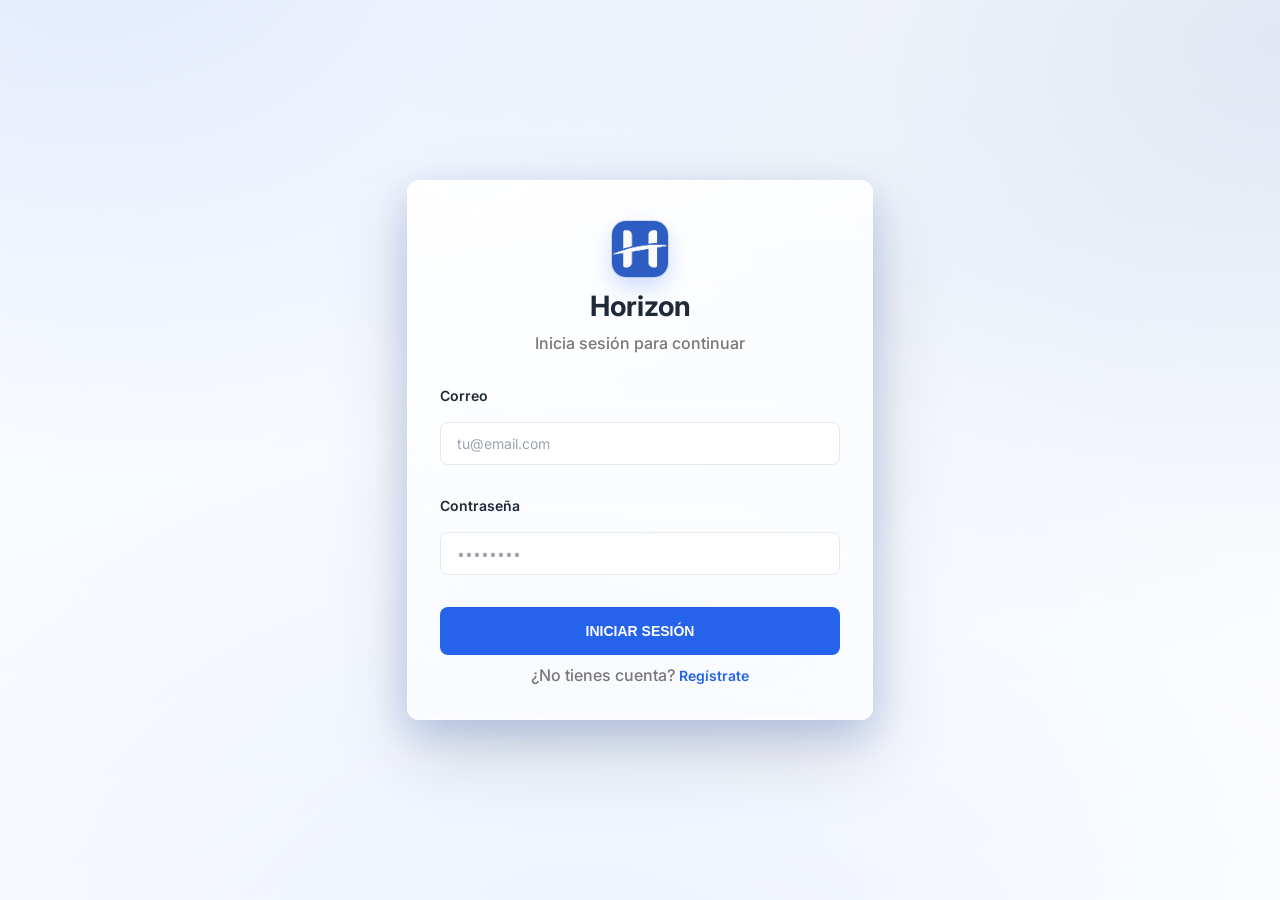
<file: frontend/index.html>
<!DOCTYPE html>
<html lang="es">
<head>
    <meta charset="UTF-8">
    <meta name="viewport" content="width=device-width, initial-scale=1.0">
    <title>Dashboard | Horizon</title>
    <link rel="stylesheet" href="css/styles.css">
    <link rel="icon" type="image/x-icon" href="assets/icon/favicon.ico">
</head>
<body>
    <script src="js/config.js"></script>
    <script src="js/layout.js"></script>
    <script src="js/logout.js"></script>
    <script src="js/index.js"></script>
    <div id="dashboard-contenido">
        <section class="bienvenida-section">
            <h1 id="mensaje-bienvenida">Cargando...</h1>
            <p class="subtitle">
                Tu horizonte financiero. ¿Por dónde quieres empezar?
            </p>
        </section>

        <section class="opts-section" aria-label="Opciones principales">
            <a class="card" href="analysis.html">
                <div class="card-icon">
                    <svg viewBox="0 0 24 24" fill="currentColor" stroke="currentColor" stroke-width="2" stroke-linecap="round" stroke-linejoin="round">
                        <circle cx="11" cy="11" r="7"></circle>
                        <line x1="21" y1="21" x2="16.65" y2="16.65"></line>
                    </svg>
                </div>
                <div class="card-icon-hero" aria-hidden="true">
                    <svg viewBox="0 0 24 24" fill="none" stroke="currentColor" stroke-width="2.4" stroke-linecap="round" stroke-linejoin="round">
                        <circle cx="11" cy="11" r="7"></circle>
                        <line x1="21" y1="21" x2="16.65" y2="16.65"></line>
                    </svg>
                </div>
                <h3 class="opt-title">Análisis Inteligente</h3>
                <p class="opt-info">Profundiza en los datos del mercado con información impulsada por IA. Descubre tendencias.</p>
                <span class="card-link">Iniciar Nuevo Análisis →</span>
            </a>

            <a class="card" href="portfolio.html">
                <div class="card-icon">
                    <svg viewBox="0 0 24 24" fill="currentColor">
                        <path d="M19 3H5c-1.1 0-2 .9-2 2v14c0 1.1.9 2 2 2h14c1.1 0 2-.9 2-2V5c0-1.1-.9-2-2-2zM9 17H7v-7h2v7zm4 0h-2V7h2v10zm4 0h-2v-4h2v4z"/>
                    </svg>
                </div>
                <div class="card-icon-hero" aria-hidden="true">
                    <svg viewBox="0 0 24 24" fill="currentColor">
                        <path d="M19 3H5c-1.1 0-2 .9-2 2v14c0 1.1.9 2 2 2h14c1.1 0 2-.9 2-2V5c0-1.1-.9-2-2-2zM9 17H7v-7h2v7zm4 0h-2V7h2v10zm4 0h-2v-4h2v4z"/>
                    </svg>
                </div>
                <h3 class="opt-title">Mi Portfolio</h3>
                <p class="opt-info">Rastrea tus activos, monitorea la salud de tu asignación y visualiza tu crecimiento a largo plazo.</p>
                <span class="card-link">Ver Portfolio →</span>
            </a>

            <a class="card" href="academia.html">
                <div class="card-icon">
                    <svg viewBox="0 0 24 24" fill="currentColor">
                        <path d="M12 3 1 9l11 6 9-4.91V17h2V9L12 3zm0 13-7-3.82V16l7 4 7-4v-3.82L12 16z"/>
                    </svg>
                </div>
                <div class="card-icon-hero" aria-hidden="true">
                    <svg viewBox="0 0 24 24" fill="currentColor">
                        <path d="M12 3 1 9l11 6 9-4.91V17h2V9L12 3zm0 13-7-3.82V16l7 4 7-4v-3.82L12 16z"/>
                    </svg>
                </div>
                <h3 class="opt-title">AcademIA Horizon</h3>
                <p class="opt-info">Domina la educación financiera. Aprende estrategias para hábitos de inversión saludables.</p>
                <span class="card-link">Continuar Aprendiendo →</span>
            </a>

            <div class="card-large reflexion-card">
                <div class="reflexion-icon-hero" aria-hidden="true">
                    <svg viewBox="0 0 64 64" fill="none" stroke="currentColor" stroke-width="3.5" stroke-linecap="round" stroke-linejoin="round">
                        <path d="M48 38c3.3-2.4 5.5-6.3 5.5-10.8 0-7.7-6.3-14-14-14-6.2 0-11.4 4-13.3 9.6-2.2-.4-4.5-.6-6.7-.4C10.8 22.8 6 28.7 6 35.6 6 43.4 12.6 50 20.4 50h27.2c6.6 0 12.4-5.8 12.4-13z"/>
                    </svg>
                </div>
                <div class="reflexion-content">
                    <p id="reflexion" class="reflexion-label">
                        REFLEXIÓN DEL DÍA
                    </p>
                    <blockquote id="reflexion-quote" class="reflexion-quote">
                        &ldquo;La cualidad más importante para un inversor es el temperamento, no el intelecto.&rdquo;
                    </blockquote>
                    <p id="reflexion-author" class="reflexion-author">— Warren Buffett</p>
                    <a id="reflexion-btn" href="reflexion.html" class="reflexion-button">Leer artículo de hoy</a>
                </div>
            </div>

            <article class="card quick-access-card" aria-label="Accesos rápidos">
                <h3 class="opt-title">Accesos rápidos</h3>
                <div class="quick-access-stack">
                    <a class="card quick-access-subcard" href="ajustes.html">
                        <div class="card-icon">
                            <svg viewBox="0 0 24 24" fill="currentColor">
                                <path d="M19.14 12.94c.04-.3.06-.61.06-.94 0-.32-.02-.64-.07-.94l2.03-1.58c.18-.14.23-.41.12-.62l-1.92-3.32c-.12-.22-.37-.29-.59-.22l-2.39.96c-.5-.38-1.03-.7-1.62-.94l-.36-2.54c-.04-.24-.24-.41-.48-.41h-3.84c-.24 0-.43.17-.47.41l-.36 2.54c-.59.24-1.13.57-1.62.94l-2.39-.96c-.22-.09-.47 0-.59.22L2.74 8.87c-.12.21-.08.48.1.62l2.03 1.58c-.05.3-.07.62-.07.94s.02.64.07.94l-2.03 1.58c-.18.14-.23.41-.12.62l1.92 3.32c.12.22.37.29.59.22l2.39-.96c.5.38 1.03.7 1.62.94l.36 2.54c.05.24.24.41.48.41h3.84c.24 0 .44-.17.47-.41l.36-2.54c.59-.24 1.13-.56 1.62-.94l2.39.96c.22.08.47 0 .59-.22l1.92-3.32c.12-.22.07-.48-.1-.62l-2.01-1.58zM12 15.6c-1.98 0-3.6-1.62-3.6-3.6s1.62-3.6 3.6-3.6 3.6 1.62 3.6 3.6-1.62 3.6-3.6 3.6z"/>
                            </svg>
                        </div>
                        <div class="card-icon-hero" aria-hidden="true">
                            <svg viewBox="0 0 24 24" fill="currentColor">
                                <path d="M19.14 12.94c.04-.3.06-.61.06-.94 0-.32-.02-.64-.07-.94l2.03-1.58c.18-.14.23-.41.12-.62l-1.92-3.32c-.12-.22-.37-.29-.59-.22l-2.39.96c-.5-.38-1.03-.7-1.62-.94l-.36-2.54c-.04-.24-.24-.41-.48-.41h-3.84c-.24 0-.43.17-.47.41l-.36 2.54c-.59.24-1.13.57-1.62.94l-2.39-.96c-.22-.09-.47 0-.59.22L2.74 8.87c-.12.21-.08.48.1.62l2.03 1.58c-.05.3-.07.62-.07.94s.02.64.07.94l-2.03 1.58c-.18.14-.23.41-.12.62l1.92 3.32c.12.22.37.29.59.22l2.39-.96c.5.38 1.03.7 1.62.94l.36 2.54c.05.24.24.41.48.41h3.84c.24 0 .44-.17.47-.41l.36-2.54c.59-.24 1.13-.56 1.62-.94l2.39.96c.22.08.47 0 .59-.22l1.92-3.32c.12-.22.07-.48-.1-.62l-2.01-1.58zM12 15.6c-1.98 0-3.6-1.62-3.6-3.6s1.62-3.6 3.6-3.6 3.6 1.62 3.6 3.6-1.62 3.6-3.6 3.6z"/>
                            </svg>
                        </div>
                        <h4 class="opt-title">Ajustes</h4>
                        <p class="opt-info">Personaliza la experiencia y preferencias.</p>
                    </a>

                    <a class="card quick-access-subcard" href="ayuda.html">
                        <div class="card-icon">
                            <svg viewBox="0 0 24 24" fill="currentColor">
                                <path d="M12 2C6.48 2 2 6.48 2 12s4.48 10 10 10 10-4.48 10-10S17.52 2 12 2zm0 17a1.25 1.25 0 1 1 0-2.5A1.25 1.25 0 0 1 12 19zm1.62-7.83-.73.75c-.59.6-.89 1.08-.89 2.08h-2v-.5c0-1.1.3-2 .89-2.6l1.01-1.03c.3-.29.48-.69.48-1.13 0-.88-.72-1.6-1.6-1.6s-1.6.72-1.6 1.6H7.2c0-1.99 1.61-3.6 3.6-3.6s3.6 1.61 3.6 3.6c0 .79-.32 1.52-.78 1.97z"/>
                            </svg>
                        </div>
                        <div class="card-icon-hero" aria-hidden="true">
                            <svg viewBox="0 0 24 24" fill="currentColor">
                                <path d="M12 2C6.48 2 2 6.48 2 12s4.48 10 10 10 10-4.48 10-10S17.52 2 12 2zm0 17a1.25 1.25 0 1 1 0-2.5A1.25 1.25 0 0 1 12 19zm1.62-7.83-.73.75c-.59.6-.89 1.08-.89 2.08h-2v-.5c0-1.1.3-2 .89-2.6l1.01-1.03c.3-.29.48-.69.48-1.13 0-.88-.72-1.6-1.6-1.6s-1.6.72-1.6 1.6H7.2c0-1.99 1.61-3.6 3.6-3.6s3.6 1.61 3.6 3.6c0 .79-.32 1.52-.78 1.97z"/>
                            </svg>
                        </div>
                        <h4 class="opt-title">Ayuda</h4>
                        <p class="opt-info">Resuelve dudas y contacta soporte rápido.</p>
                    </a>
                </div>
            </article>

            
        </section>
    </div>
</body>
</html>
</file>
<file: frontend/css/styles.css>
@import url('https://fonts.googleapis.com/css2?family=Inter:ital,opsz,wght@0,14..32,100..900;1,14..32,100..900&display=swap');

/* #region VARIABLES Y ESTILOS BASE */
/* #region VARIABLES Y ESTILOS BASE - CONTENIDO */
/* ==================== VARIABLES Y ESTILOS BASE ==================== */
:root {
    /* Fuente */
    --font-sans: 'Inter', system-ui, sans-serif;
    
    /* Colores base */
    --color-transparent: transparent;
    --color-white: #ffffff;
    --color-black: #000000;

    /* Marca */
    --color-primary: #2563eb;
    --color-secondary: #0b3d91;
    --color-tertiary: #777777;

    /* Texto */
    --color-text-primary: #1f2937;
    --color-text-secondary: #6b7280;
    --color-text-muted: #9ca3af;
    --color-text-soft: #4b5563;
    --color-text-strong: #374151;
    --color-text-deep: #0b1a33;

    /* Bordes y superficies */
    --color-border: #e5e7eb;
    --color-border-soft: #d1d5db;
    --color-border-subtle: #f3f4f6;
    --color-bg-light: #f9fafb;
    --color-bg-lighter: #f3f4f6;
    --color-bg-soft: #fcfcfc;
    --color-surface: #ffffff;
    --color-surface-dark-strong: #111827;
    --color-surface-dark-soft: #e2e8f0;

    /* Estados */
    --color-success: #10b981;
    --color-success-700: #047857;
    --color-success-800: #065f46;
    --color-success-alt: #15803d;
    --color-success-bg: #ecfdf5;
    --color-success-bg-strong: #dcfce7;
    --color-success-border: #d1fae5;
    --color-success-border-strong: #a7f3d0;

    --color-danger: #ef4444;
    --color-danger-700: #dc2626;
    --color-danger-800: #991b1b;
    --color-danger-bg: #fef2f2;
    --color-danger-bg-strong: #fee2e2;
    --color-danger-border: #fecaca;
    --color-danger-border-strong: #fca5a5;

    --color-warning-700: #c2410c;
    --color-warning-800: #92400e;
    --color-warning-bg: #fffbeb;
    --color-warning-bg-soft: #fff7ed;
    --color-warning-border: #fde68a;
    --color-warning-border-soft: #ffedd5;

    --color-info-700: #1e40af;
    --color-info-bg: #eff6ff;
    --color-info-border: #dbeafe;
    --color-info-border-soft: #bfdbfe;

    --color-accent-purple: #7e22ce;
    --color-accent-purple-bg: #f3e8ff;
    --color-accent-teal: #0f766e;
    --color-accent-teal-bg: #ccfbf1;

    /* Alfas y overlays */
    --color-black-a04: rgba(0, 0, 0, 0.04);
    --color-black-a05: rgba(0, 0, 0, 0.05);
    --color-black-a06: rgba(0, 0, 0, 0.06);
    --color-black-a08: rgba(0, 0, 0, 0.08);
    --color-black-a12: rgba(0, 0, 0, 0.12);
    --color-black-a15: rgba(0, 0, 0, 0.15);
    --color-black-a30: rgba(0, 0, 0, 0.3);
    --color-black-a50: rgba(0, 0, 0, 0.5);

    --color-slate-a06: rgba(15, 23, 42, 0.06);
    --color-slate-a10: rgba(15, 23, 42, 0.1);
    --color-slate-a15: rgba(15, 23, 42, 0.15);

    --color-primary-a05: rgba(37, 99, 235, 0.05);
    --color-primary-a08: rgba(37, 99, 235, 0.08);
    --color-primary-a10: rgba(37, 99, 235, 0.1);
    --color-primary-a14: rgba(37, 99, 235, 0.14);
    --color-primary-a15: rgba(37, 99, 235, 0.15);
    --color-primary-a20: rgba(37, 99, 235, 0.2);
    --color-primary-a22: rgba(37, 99, 235, 0.22);
    --color-primary-a25: rgba(37, 99, 235, 0.25);
    --color-primary-a30: rgba(37, 99, 235, 0.3);

    --color-secondary-a05: rgba(11, 61, 145, 0.05);
    --color-secondary-a10: rgba(11, 61, 145, 0.1);
    --color-secondary-a14: rgba(11, 61, 145, 0.14);

    --color-white-a20: rgba(255, 255, 255, 0.2);
    --color-white-a25: rgba(255, 255, 255, 0.25);
    --color-white-a85: rgba(255, 255, 255, 0.85);

    --color-danger-shadow: rgba(156, 39, 39, 0.1);
    --color-ink-overlay: rgba(17, 24, 39, 0.72);

    /* Dashboard: icono grande decorativo en cards */
    --color-card-hero-icon: rgba(59, 130, 246, 0.12);
    --color-card-hero-icon-hover: rgba(37, 99, 235, 0.2);

    /* Gradientes de fondo reutilizables */
    --gradient-app-bg:
        radial-gradient(82% 82% at 8% -8%, rgba(37, 99, 235, 0.14) 0%, transparent 42%),
        radial-gradient(84% 84% at 98% 5%, rgba(11, 61, 145, 0.1) 0%, transparent 44%),
        radial-gradient(78% 78% at 50% 108%, rgba(37, 99, 235, 0.06) 0%, transparent 46%),
        linear-gradient(164deg, var(--color-white) 0%, var(--color-info-bg) 58%, var(--color-white) 100%);

    --gradient-login-bg:
        radial-gradient(120% 120% at 6% -10%, rgba(37, 99, 235, 0.14) 0%, transparent 54%),
        radial-gradient(120% 120% at 100% 4%, rgba(11, 61, 145, 0.1) 0%, transparent 58%),
        radial-gradient(110% 110% at 48% 112%, rgba(37, 99, 235, 0.08) 0%, transparent 64%),
        linear-gradient(162deg, #ffffff 0%, #f8fbff 44%, #ffffff 100%);

    /* Sidebar glassmorphism */
    --sidebar-glass-bg: rgba(255, 255, 255, 0.56);
    --sidebar-glass-border: rgba(255, 255, 255, 0.72);
    --sidebar-glass-divider: rgba(255, 255, 255, 0.42);
    --sidebar-glass-shadow: 1px 0 10px var(--color-black-a08), 4px 0 14px var(--color-primary-a08), inset 0 1px 0 rgba(255, 255, 255, 0.68);
    --sidebar-glass-blur: blur(20px) saturate(140%);
    --sidebar-glass-highlight: linear-gradient(180deg, rgba(255, 255, 255, 0.58) 0%, rgba(255, 255, 255, 0.12) 64%, rgba(255, 255, 255, 0.02) 100%);
    --sidebar-glass-specular: radial-gradient(88% 56% at 14% 0%, rgba(255, 255, 255, 0.42) 0%, rgba(255, 255, 255, 0) 78%);

    /* Selector de rango (análisis) */
    --range-selector-bg: #e5e7eb;
    --range-selector-border: #d1d5db;
    --range-btn-text: #64748b;
    --range-btn-hover-bg: #f3f4f6;
    --range-btn-hover-text: #334155;
    --range-btn-active-bg: var(--color-primary);
    --range-btn-active-text: var(--color-white);
    --range-btn-active-border: var(--color-primary);
    --range-btn-active-shadow: 0 1px 2px var(--color-primary-a30);

    --news-badge-bg: var(--color-bg-lighter);
    --news-badge-border: var(--color-border-soft);
    --news-badge-text: var(--color-text-soft);
    
    /* Sidebar */
    --sidebar-width: 250px;
    --sidebar-width-collapsed: 80px;
    
    /* Espaciado */
    --spacing-xs: 4px;
    --spacing-sm: 8px;
    --spacing-md: 12px;
    --spacing-lg: 16px;
    --spacing-xl: 24px;
    --spacing-2xl: 32px;
    
    /* Bordes redondeados */
    --radius-sm: 6px;
    --radius-md: 8px;
    --radius-lg: 10px;
    --radius-xl: 12px;
}

/* #region MODO OSCURO */
[data-theme="dark"] {
    color-scheme: dark;

    --color-tertiary: #a8b0bf;

    --color-text-primary: #e5e7eb;
    --color-text-secondary: #cbd5e1;
    --color-text-muted: #94a3b8;
    --color-text-soft: #cbd5e1;
    --color-text-strong: #f8fafc;
    --color-text-deep: #ffffff;

    --color-border: #334155;
    --color-border-soft: #475569;
    --color-border-subtle: #1f2937;

    --color-bg-light: #0b1220;
    --color-bg-lighter: #111827;
    --color-bg-soft: #0f172a;
    --color-surface: #111827;

    --color-success-bg: #052e25;
    --color-success-bg-strong: #064e3b;
    --color-success-border: #0f766e;
    --color-success-border-strong: #10b981;
    --color-success-800: #6ee7b7;

    --color-danger-bg: #3b1116;
    --color-danger-bg-strong: #4c1d23;
    --color-danger-border: #7f1d1d;
    --color-danger-border-strong: #b91c1c;
    --color-danger-800: #fca5a5;

    --color-warning-bg: #422006;
    --color-warning-bg-soft: #4a2307;
    --color-warning-border: #92400e;
    --color-warning-border-soft: #b45309;
    --color-warning-800: #fde68a;

    --color-info-bg: #10243f;
    --color-info-border: #1d4f91;
    --color-info-border-soft: #2563eb;
    --color-info-700: #93c5fd;

    --color-accent-purple-bg: #3b1a5a;
    --color-accent-teal-bg: #133633;

    --color-black-a04: rgba(0, 0, 0, 0.18);
    --color-black-a05: rgba(0, 0, 0, 0.22);
    --color-black-a06: rgba(0, 0, 0, 0.26);
    --color-black-a08: rgba(0, 0, 0, 0.34);
    --color-black-a12: rgba(0, 0, 0, 0.45);
    --color-black-a15: rgba(0, 0, 0, 0.55);
    --color-black-a30: rgba(0, 0, 0, 0.7);
    --color-black-a50: rgba(0, 0, 0, 0.82);

    --color-slate-a06: rgba(2, 6, 23, 0.45);
    --color-slate-a10: rgba(2, 6, 23, 0.55);
    --color-slate-a15: rgba(2, 6, 23, 0.7);

    --color-primary-a05: rgba(96, 165, 250, 0.1);
    --color-primary-a08: rgba(96, 165, 250, 0.14);
    --color-primary-a10: rgba(96, 165, 250, 0.18);
    --color-primary-a14: rgba(96, 165, 250, 0.24);
    --color-primary-a15: rgba(96, 165, 250, 0.28);
    --color-primary-a20: rgba(96, 165, 250, 0.34);
    --color-primary-a22: rgba(96, 165, 250, 0.38);
    --color-primary-a25: rgba(96, 165, 250, 0.42);
    --color-primary-a30: rgba(96, 165, 250, 0.5);

    --color-secondary-a05: rgba(30, 64, 175, 0.18);
    --color-secondary-a10: rgba(30, 64, 175, 0.28);
    --color-secondary-a14: rgba(30, 64, 175, 0.38);

    --color-card-hero-icon: rgba(148, 163, 184, 0.22);
    --color-card-hero-icon-hover: rgba(226, 232, 240, 0.38);

    --gradient-app-bg:
        radial-gradient(115% 115% at 6% -8%, rgba(6, 182, 212, 0.28) 0%, rgba(6, 182, 212, 0) 48%),
        radial-gradient(120% 120% at 98% 4%, rgba(56, 189, 248, 0.24) 0%, rgba(56, 189, 248, 0) 54%),
        radial-gradient(110% 110% at 50% 110%, rgba(16, 185, 129, 0.16) 0%, rgba(16, 185, 129, 0) 56%),
        linear-gradient(158deg, #020617 0%, #0a1021 42%, #111b34 100%);

    --gradient-login-bg:
        radial-gradient(115% 115% at 6% -8%, rgba(6, 182, 212, 0.3) 0%, rgba(6, 182, 212, 0) 48%),
        radial-gradient(120% 120% at 98% 4%, rgba(56, 189, 248, 0.27) 0%, rgba(56, 189, 248, 0) 54%),
        radial-gradient(110% 110% at 50% 110%, rgba(16, 185, 129, 0.15) 0%, rgba(16, 185, 129, 0) 56%),
        linear-gradient(158deg, #020617 0%, #0a1021 42%, #111b34 100%);

    --sidebar-glass-bg: rgba(11, 18, 32, 0.56);
    --sidebar-glass-border: rgba(148, 163, 184, 0.36);
    --sidebar-glass-divider: rgba(148, 163, 184, 0.28);
    --sidebar-glass-shadow: 1px 0 12px var(--color-black-a15), 4px 0 16px var(--color-primary-a10), inset 0 1px 0 rgba(148, 163, 184, 0.26);
    --sidebar-glass-blur: blur(20px) saturate(150%);
    --sidebar-glass-highlight: linear-gradient(180deg, rgba(148, 163, 184, 0.2) 0%, rgba(15, 23, 42, 0.07) 64%, rgba(15, 23, 42, 0.02) 100%);
    --sidebar-glass-specular: radial-gradient(88% 56% at 14% 0%, rgba(148, 163, 184, 0.16) 0%, rgba(148, 163, 184, 0) 80%);

    /* Selector de rango (análisis) */
    --range-selector-bg: #1f2937;
    --range-selector-border: #334155;
    --range-btn-text: #94a3b8;
    --range-btn-hover-bg: #334155;
    --range-btn-hover-text: #e2e8f0;
    --range-btn-active-bg: #0f172a;
    --range-btn-active-text: #f8fafc;
    --range-btn-active-border: #475569;
    --range-btn-active-shadow: 0 1px 2px rgba(2, 6, 23, 0.55);

    --news-badge-bg: #1f2937;
    --news-badge-border: #334155;
    --news-badge-text: #cbd5e1;
}

[data-theme="dark"] .nav-item.active .nav-label {
    color: var(--color-white);
}

[data-theme="dark"] .nav-item.active .nav-icon {
    color: var(--color-white);
}

[data-theme="dark"] .reflexion-card,
[data-theme="dark"] .card-large,
[data-theme="dark"] .articulo-hero {
    background: linear-gradient(145deg, #1f2a3d 0%, #0b1220 65%, #0f172a 100%);
}

[data-theme="dark"] .chat-bubble.ai {
    background: #1b2638;
    border: 1px solid var(--color-border-soft);
    color: var(--color-surface-dark-soft);
}

[data-theme="dark"] .status-indicator,
[data-theme="dark"] .advisor-sidebar.collapsed .status-indicator {
    border-color: var(--color-white);
}

[data-theme="dark"] .advisor-sidebar.collapsed {
    box-shadow: 0 0 0 2px var(--color-white), 0 8px 24px var(--color-primary-a30);
}

[data-theme="dark"] .advisor-sidebar.collapsed:hover {
    box-shadow: 0 0 0 2px var(--color-white), 0 6px 18px var(--color-primary-a30);
}

[data-theme="dark"] .academy-progress-card .progress-fill {
    background: var(--color-surface-dark-soft);
}
/* #endregion MODO OSCURO */

body {
    font-family: var(--font-sans);
    -webkit-font-smoothing: antialiased;
    background: var(--color-bg-light);
    margin: 0;
    padding: 0;
}

/* #endregion VARIABLES Y ESTILOS BASE - CONTENIDO */

/* #endregion VARIABLES Y ESTILOS BASE */

/* #region TIPOGRAFIA */
/* #region TIPOGRAFIA - CONTENIDO */
/* ==================== TIPOGRAFIA ==================== */
h1 {
    font-weight: 700;
    font-size: 32px;
    color: var(--color-text-primary);
    margin: 0 0 var(--spacing-sm) 0;
}

h2 {
    font-weight: 700;
    font-size: 20px;
    color: var(--color-text-primary);
    margin: 0 0 var(--spacing-lg) 0;
}

h3 {
    font-weight: 700;
    font-size: 16px;
    color: var(--color-text-primary);
    margin: 0 0 var(--spacing-sm) 0;
}

p {
    font-weight: 500;
    color: var(--color-tertiary);
    margin: 0;
    line-height: 1.5;
}

.subtitle {
    font-size: 16px;
    margin-top: var(--spacing-sm);
}

.bienvenida-section {
    margin-bottom: var(--spacing-xl);
}

/* #endregion TIPOGRAFIA - CONTENIDO */

/* #endregion TIPOGRAFIA */

/* #region CARDS (ESTANDARIZADAS) */
/* #region CARDS (ESTANDARIZADAS) - CONTENIDO */
/* ==================== CARDS (ESTANDARIZADAS) ==================== */
.opts-section {
    display: grid;
    grid-template-columns: repeat(3, 1fr);
    gap: var(--spacing-xl);
    margin-top: var(--spacing-2xl);
}

.card, .metric-card, .result-card, .search-section.card {
    display: flex;
    flex-direction: column;
    padding: var(--spacing-xl);
    background: var(--color-surface);
    border-radius: var(--radius-xl);
    border: 1px solid var(--color-black-a04);
    box-shadow: 0 6px 18px var(--color-slate-a06);
    transition: all 0.3s ease;
    text-decoration: none;
    color: inherit;
    gap: var(--spacing-lg);
}

.card {
    min-height: 160px;
    justify-content: space-between;
}

.opts-section .card {
    position: relative;
    overflow: hidden;
    isolation: isolate;
}

.opts-section .card > :not(.card-icon-hero) {
    position: relative;
    z-index: 2;
}

.card:hover, .metric-card:hover, .result-card:hover, .search-section.card:hover {
    transform: translateY(-4px);
    box-shadow: 0 8px 24px var(--color-black-a12);
}

.card:hover .card-icon svg {
    color: var(--color-primary);
}

.card-icon {
    width: 40px;
    height: 40px;
    background: linear-gradient(135deg, var(--color-primary-a10) 0%, var(--color-secondary-a10) 100%);
    border-radius: var(--radius-lg);
    display: flex;
    align-items: center;
    justify-content: center;
    transition: all 0.3s ease;
}

.card-icon svg {
    width: 24px;
    height: 24px;
    color: var(--color-border-soft);
    transition: color 0.3s ease;
}

.card-icon-hero {
    position: absolute;
    right: -30px;
    top: 50%;
    transform: translateY(-50%);
    width: 180px;
    height: 180px;
    z-index: 0;
    pointer-events: none;
    color: var(--color-card-hero-icon);
    transition: color 0.3s ease;
}

.card-icon-hero svg {
    width: 100%;
    height: 100%;
}

.opts-section .card:hover .card-icon-hero {
    color: var(--color-card-hero-icon-hover);
}

.card-title, .opt-title {
    margin: 0 0 var(--spacing-sm) 0;
    font-size: 18px;
    font-weight: 600;
}

.card-text, .opt-info {
    margin: 0;
    font-size: 14px;
    color: var(--color-tertiary);
    line-height: 1.5;
}

.card-link {
    font-size: 14px;
    color: var(--color-primary);
    font-weight: 600;
    transition: color 0.3s ease;
    margin-top: auto;
    text-decoration: none;
}

.card-link:hover {
    color: var(--color-secondary);
}

.quick-access-card {
    justify-content: flex-start;
    gap: var(--spacing-md);
}

.quick-access-card:hover {
    transform: none;
}

.quick-access-stack {
    display: flex;
    flex-direction: column;
    gap: var(--spacing-md);
    width: 100%;
}

.quick-access-subcard {
    min-height: 118px;
    padding: var(--spacing-lg);
    gap: var(--spacing-sm);
}

.quick-access-subcard .card-icon-hero {
    width: 132px;
    height: 132px;
    right: -22px;
}

.quick-access-subcard .opt-title {
    margin-bottom: var(--spacing-xs);
    font-size: 16px;
}

.quick-access-subcard .opt-info {
    font-size: 13px;
}

/* #endregion CARDS (ESTANDARIZADAS) - CONTENIDO */

/* #endregion CARDS (ESTANDARIZADAS) */

/* #region CARD ESPECIAL: REFLEXION */
/* #region CARD ESPECIAL: REFLEXION - CONTENIDO */
/* ==================== CARD ESPECIAL: REFLEXION ==================== */
.reflexion-card, .card-large {
    grid-column: span 2;
    background: linear-gradient(35deg, var(--color-secondary) 0%, var(--color-primary) 100%);
    min-height: 300px;
    padding: 40px;
    border-radius: var(--radius-xl);
    transition: all 0.3s ease;
    position: relative;
    overflow: hidden;
    isolation: isolate;
}

.reflexion-card:hover, .card-large:hover {
    transform: translateY(-4px);
    box-shadow: 0 8px 24px var(--color-black-a12);
}

.reflexion-content {
    width: 100%;
    position: relative;
    z-index: 2;
}

.reflexion-icon-hero {
    position: absolute;
    right: -24px;
    top: 50%;
    transform: translateY(-50%);
    width: 220px;
    height: 220px;
    color: var(--color-white-a20);
    z-index: 1;
    pointer-events: none;
    transition: color 0.3s ease;
}

.reflexion-icon-hero svg {
    width: 100%;
    height: 100%;
}

.reflexion-card:hover .reflexion-icon-hero,
.card-large:hover .reflexion-icon-hero {
    color: var(--color-white-a25);
}

.reflexion-label {
    display: inline-block;
    padding: var(--spacing-sm) var(--spacing-md);
    background: var(--color-white-a25);
    color: var(--color-white);
    font-weight: 700;
    font-size: 12px;
    letter-spacing: 1px;
    border-radius: var(--radius-sm);
    margin: 0 0 var(--spacing-xl) 0;
}

.reflexion-quote {
    color: var(--color-white);
    font-size: 24px;
    font-weight: 700;
    line-height: 1.4;
    margin: 0 0 var(--spacing-md) 0;
}

.reflexion-author {
    color: var(--color-white);
    font-size: 13px;
    font-style: italic;
    margin: 0 0 var(--spacing-lg) 0;
}

/* #endregion CARD ESPECIAL: REFLEXION - CONTENIDO */

/* #endregion CARD ESPECIAL: REFLEXION */

/* #region CARD ESPECIAL: CURSO PRO */
/* #region CARD ESPECIAL: CURSO PRO - CONTENIDO */
/* ==================== CARD ESPECIAL: CURSO PRO ==================== */
/* 1. Fondo del icono pequeño (esquina superior izquierda) */
.card.card-pro .card-icon {
    background: linear-gradient(135deg, rgba(245, 158, 11, 0.15) 0%, rgba(217, 119, 6, 0.15) 100%);
}

/* 2. Color del icono al hacer hover en la tarjeta */
.card.card-pro:hover .card-icon svg {
    color: #f59e0b; /* Dorado/Naranja vibrante de tu marca PRO */
}

/* 3. Letras gigantes "PRO" de fondo (estado normal) */
.card.card-pro .card-icon-hero {
    color: rgba(245, 158, 11, 0.08); /* Muy sutil para no entorpecer la lectura */
}

/* 4. Letras gigantes "PRO" de fondo (al hacer hover) */
.card.card-pro:hover .card-icon-hero {
    color: rgba(245, 158, 11, 0.18); /* Se ilumina al pasar el ratón */
}

/* 5. Enlace inferior ("Acceder al curso PRO") */
.card.card-pro .card-link {
    color: #d97706; 
}

.card.card-pro:hover .card-link {
    color: #b45309;
}

/* --- ADAPTACIÓN PARA MODO OSCURO --- */
[data-theme="dark"] .card.card-pro .card-icon {
    background: linear-gradient(135deg, rgba(245, 158, 11, 0.2) 0%, rgba(217, 119, 6, 0.1) 100%);
}

[data-theme="dark"] .card.card-pro .card-icon-hero {
    color: rgba(245, 158, 11, 0.12);
}

[data-theme="dark"] .card.card-pro:hover .card-icon-hero {
    color: rgba(245, 158, 11, 0.25); /* Más brillo en fondos oscuros */
}

/* En modo oscuro, el enlace necesita ser un poco más claro para leerse bien */
[data-theme="dark"] .card.card-pro .card-link {
    color: #fbbf24;
}

[data-theme="dark"] .card.card-pro:hover .card-link {
    color: #f59e0b;
}
/* #endregion CARD ESPECIAL: CURSO PRO */

/* #endregion CARD ESPECIAL: CURSO PRO */


/* #region BOTONES (ESTANDARIZADOS) */
/* #region BOTONES (ESTANDARIZADOS) - CONTENIDO */
/* ==================== BOTONES (ESTANDARIZADOS) ==================== */
/* #region BOTONES BASE */
.btn, .btn-primary, .reflexion-button, .reflexion-button.primary {
    display: inline-flex;
    align-items: center;
    gap: var(--spacing-sm);
    padding: var(--spacing-sm) var(--spacing-lg);
    border-radius: var(--radius-md);
    font-weight: 600;
    font-size: 14px;
    cursor: pointer;
    border: none;
    transition: all 0.3s ease;
    text-decoration: none;
}

.btn-primary, .reflexion-button, .reflexion-button.primary {
    background: linear-gradient(var(--color-primary), var(--color-primary));
    color: var(--color-white);
    box-shadow: 0 2px 5px var(--color-primary-a20);
}

.btn-primary:hover, .reflexion-button:hover, .reflexion-button.primary:hover {
    background: linear-gradient(0deg, var(--color-secondary), var(--color-primary));
    transform: translateY(-2px);
}
/* #endregion BOTONES BASE */

/* #region BOTONES ICONO Y OUTLINE */
/* Button Icon */
.btn-icon {
    background: none;
    border: none;
    color: var(--color-text-muted);
    padding: var(--spacing-xs);
    gap: 0;
}

.btn-icon:hover {
    background: var(--color-bg-lighter);
    color: var(--color-text-soft);
}

.btn-outline {
    display: inline-flex;
    align-items: center;
    justify-content: center;
    gap: var(--spacing-sm);
    padding: var(--spacing-sm) var(--spacing-lg);
    border-radius: var(--radius-md);
    border: 1px solid var(--color-border);
    background: var(--color-surface);
    color: var(--color-text-primary);
    font-weight: 600;
    font-size: 14px;
    cursor: pointer;
    transition: all 0.3s ease;
}

.btn-outline:hover {
    border-color: var(--color-border-soft);
    background: var(--color-bg-light);
}

/* #endregion BOTONES ICONO Y OUTLINE */

/* #region BOTON LOGOUT */
/* ==================== BOTON LOGOUT ==================== */
.btn-logout {
    width: 100%;
    padding: var(--spacing-md) var(--spacing-xl);
    margin-top: 12px;
    background: var(--color-danger-bg);
    border: 1px solid var(--color-danger-border);
    border-radius: var(--radius-md);
    color: var(--color-danger-800);
    font-size: 14px;
    font-weight: 600;
    font-family: var(--font-sans);
    cursor: pointer;
    transition: all 0.3s ease;
    display: inline-flex;
    align-items: center;
    justify-content: center;
    gap: var(--spacing-sm);
}

[data-theme="dark"] .btn-logout {
    color: #fda4af;
}

.btn-logout:hover {
    background: var(--color-danger-bg-strong);
    border-color: var(--color-danger-border-strong);
    transform: translateY(-1px);
    box-shadow: 0 4px 12px var(--color-danger-shadow);
}

.btn-logout:active {
    transform: translateY(0);
}

.btn-logout:disabled {
    opacity: 0.6;
    cursor: not-allowed;
}

.btn-logout svg {
    flex-shrink: 0;
}

.btn-logout-compact {
    width: auto;
    margin-top: 0;
    min-width: 96px;
}

.profile-logout-mobile {
    display: none;
}

/* Ocultar texto del boton cuando la sidebar esta colapsada */
.sidebar.collapsed .btn-logout span {
    display: none;
}

.sidebar.collapsed .btn-logout {
    justify-content: center;
    padding: 12px;
}

/* #endregion BOTON LOGOUT */

/* #endregion BOTONES (ESTANDARIZADOS) - CONTENIDO */

/* #endregion BOTONES (ESTANDARIZADOS) */

/* #region UTILIDADES */
/* #region UTILIDADES - CONTENIDO */
/* ==================== UTILIDADES ==================== */
.text-success { color: var(--color-success); }
.text-danger { color: var(--color-danger); }
.text-muted { color: var(--color-tertiary); }
.text-right { text-align: right; }
.text-left { text-align: left; }
.text-center { text-align: center; }
.text-bold { font-weight: 700; }
.uppercase { text-transform: uppercase; }

/* Clase utilitaria para ocultar elementos sin depender de !important. */
.is-hidden { display: none; }

#dashboard-contenido > .is-hidden {
    display: none;
}

.icon-trend-up { color: var(--color-success); }
.icon-shield { color: var(--color-primary); }

/* #endregion UTILIDADES - CONTENIDO */

/* #endregion UTILIDADES */

/* #region BADGES */
/* #region BADGES - CONTENIDO */
/* ==================== BADGES ==================== */
.badge {
    display: inline-flex;
    align-items: center;
    padding: var(--spacing-xs) var(--spacing-md);
    border-radius: 999px;
    font-size: 12px;
    font-weight: 600;
}

.badge-success, .badge-green { 
    background-color: var(--color-success-bg); 
    color: var(--color-success-700); 
    border: 1px solid var(--color-success-border); 
}

.badge-blue, .badge-blue-soft { 
    background-color: var(--color-info-bg); 
    color: var(--color-primary); 
    border: 1px solid var(--color-info-border); 
}

.badge-orange { 
    background-color: var(--color-warning-bg-soft); 
    color: var(--color-warning-700); 
    border: 1px solid var(--color-warning-border-soft); 
}

.badge-purple, .badge-purple-soft { 
    background-color: var(--color-accent-purple-bg); 
    color: var(--color-accent-purple); 
}

.badge-gray, .badge-gray-soft { 
    background-color: var(--color-border-subtle); 
    color: var(--color-text-soft); 
}

.badge-teal, .badge-teal-soft { 
    background-color: var(--color-accent-teal-bg); 
    color: var(--color-accent-teal); 
}

.badge-success-light { 
    background-color: var(--color-success-bg-strong); 
    color: var(--color-success-alt); 
}

/* #endregion BADGES - CONTENIDO */

/* #endregion BADGES */

/* #region PAGINA PORTFOLIO */
/* #region PAGINA PORTFOLIO - CONTENIDO */
/* ==================== PAGINA PORTFOLIO ==================== */
.page-header {
    display: flex;
    justify-content: space-between;
    align-items: flex-start;
    margin-bottom: var(--spacing-2xl);
    flex-wrap: wrap;
    gap: var(--spacing-lg);
}

.header-titles h1 {
    margin-bottom: var(--spacing-sm);
}

.header-titles .subtitle {
    margin: 0;
    color: var(--color-text-strong);
    font-size: 18px;
}

#portfolioEmptyState {
    display: flex;
    flex-direction: column;
    gap: var(--spacing-2xl);
    min-height: calc(100vh - 64px);
}

#portfolioEmptyState .page-header {
    margin-bottom: 0;
}

.portfolio-empty-hero {
    max-width: 760px;
    margin: 0 auto;
    display: flex;
    flex-direction: column;
    align-items: center;
    gap: var(--spacing-lg);
}

.portfolio-empty-hero h2,
.portfolio-empty-hero p {
    margin: 0;
}

.portfolio-empty-hero .btn-primary {
    margin-top: var(--spacing-sm);
}

.portfolio-empty-icon {
    width: 104px;
    height: 104px;
    border-radius: 50%;
    display: inline-flex;
    align-items: center;
    justify-content: center;
    background: var(--color-bg-light);
    border: 1px solid var(--color-border);
    color: var(--color-text-strong);
}

.portfolio-empty-icon svg {
    width: 44px;
    height: 44px;
}

#portfolioEmptyState .opts-section {
    margin-top: auto;
    margin-bottom: auto;
}

#portfolioEmptyState .quick-access-subcard {
    min-height: 138px;
    padding: var(--spacing-xl);
}

@media (max-width: 768px) {
    #portfolioEmptyState {
        min-height: auto;
    }

    #portfolioEmptyState .opts-section {
        margin-top: var(--spacing-xl);
        margin-bottom: 0;
    }
}

.portfolio-empty-mini-icon {
    width: 36px;
    height: 36px;
    padding: 0;
    border-radius: var(--radius-md);
    justify-content: center;
}

.portfolio-empty-mini-icon svg {
    width: 18px;
    height: 18px;
}

/* #endregion PAGINA PORTFOLIO - CONTENIDO */

/* #endregion PAGINA PORTFOLIO */

/* #region METRICAS */
/* #region METRICAS - CONTENIDO */
/* ==================== METRICAS ==================== */
.metrics-grid {
    display: grid;
    grid-template-columns: repeat(3, 1fr);
    gap: var(--spacing-xl);
    margin-bottom: var(--spacing-2xl);
}

.metric-card {
    min-height: auto;
}

.metric-header {
    display: flex;
    justify-content: space-between;
    align-items: flex-start;
    margin-bottom: var(--spacing-md);
}

.metric-title {
    font-size: 14px;
    color: var(--color-tertiary);
    font-weight: 500;
}

.metric-value {
    display: block;
    font-size: 28px;
    font-weight: 700;
    color: var(--color-text-primary);
    margin-bottom: var(--spacing-xs);
}

.metric-sub {
    font-size: 13px;
    font-weight: 600;
}

.metric-progress {
    width: 100%;
    height: 10px;
    border-radius: 999px;
    background: var(--color-border-subtle);
    overflow: hidden;
    margin: 8px 0;
}

.metric-progress-fill {
    display: block;
    height: 100%;
    border-radius: 999px;
    background: var(--color-success-alt);
    transition: width 0.25s ease;
}

/* Perfil de riesgo: footer con icono circular */
.risk-badge {
    width: 32px;
    height: 32px;
    border-radius: 50%;
    display: flex;
    align-items: center;
    justify-content: center;
    font-size: 15px;
    font-weight: 700;
    flex-shrink: 0;
}

.risk-alert-footer {
    border-top: 1px solid var(--color-border);
    padding-top: 5px;
    margin-top: 5px;
    display: flex;
    align-items: center;
    gap: 8px;
}

.risk-alert-main {
    flex: 1;
    display: flex;
    flex-direction: column;
    gap: 1px;
}

.risk-alert-title {
    font-size: 12px;
    font-weight: 500;
    line-height: 1.2;
    color: #BA7517;
}

#riskCard .metric-value {
    font-size: 22px;
    margin-bottom: 2px;
}

.risk-alert-text {
    font-size: 11px;
    line-height: 1.2;
    color: var(--color-text-secondary);
}

/* Rentabilidad diaria: footer con mejor/peor activo */
.rent-footer {
    border-top: 1px solid var(--color-border);
    padding-top: 8px;
    margin-top: 10px;
    display: flex;
    flex-direction: column;
    gap: 4px;
}

.rent-row {
    display: flex;
    align-items: center;
    gap: 8px;
    font-size: 12px;
}

.rent-arrow {
    font-size: 12px;
    font-weight: 700;
    width: 14px;
    text-align: center;
}

.rent-arrow-up {
    color: var(--color-success);
}

.rent-arrow-down {
    color: var(--color-danger);
}

.rent-label {
    color: var(--color-text-secondary);
    flex: 1;
}

.rent-right {
    display: flex;
    align-items: center;
    gap: 6px;
}

.rent-ticker {
    font-weight: 700;
    color: var(--color-text-primary);
}

.rent-change {
    font-weight: 600;
}

/* #endregion METRICAS - CONTENIDO */

/* Distribución de probabilidades XGBoost */
.prob-bars {
    display: flex;
    flex-direction: column;
    gap: 10px;
    margin-top: 4px;
}

.prob-bar-row {
    display: flex;
    align-items: center;
    gap: 10px;
}

.prob-bar-label {
    font-size: 12px;
    font-weight: 600;
    width: 52px;
    flex-shrink: 0;
}

.prob-bar-track {
    flex: 1;
    height: 10px;
    border-radius: 6px;
    background: #e5e7eb;
    overflow: hidden;
    min-width: 0;
}

[data-theme="dark"] .prob-bar-track {
    background: rgba(255, 255, 255, 0.1);
}

.prob-bar-fill {
    height: 100%;
    border-radius: 6px;
    transition: width 0.5s cubic-bezier(0.4, 0, 0.2, 1);
    min-width: 2px;
}

.prob-bar-pct {
    font-size: 12px;
    font-weight: 700;
    color: var(--color-text-secondary, #6b7280);
    width: 38px;
    text-align: right;
    flex-shrink: 0;
}

.prob-abstention-badge {
    display: inline-flex;
    align-items: center;
    gap: 4px;
    padding: 4px 10px;
    border-radius: 6px;
    font-size: 12px;
    font-weight: 600;
    background: rgba(245, 158, 11, 0.12);
    color: #d97706;
    border: 1px solid rgba(245, 158, 11, 0.3);
    cursor: default;
}

[data-theme="dark"] .prob-abstention-badge {
    background: rgba(245, 158, 11, 0.15);
    color: #f59e0b;
    border-color: rgba(245, 158, 11, 0.25);
}

.prob-neutral-badge {
    display: inline-flex;
    align-items: center;
    padding: 4px 10px;
    border-radius: 6px;
    font-size: 12px;
    font-weight: 600;
    background: rgba(100, 116, 139, 0.1);
    color: #64748b;
}

/* #endregion METRICAS */

/* #region TABLAS */
/* #region TABLAS - CONTENIDO */
/* ==================== TABLAS ==================== */
.table-section {
    padding: 0;
    overflow: hidden;
}

.table-toolbar {
    padding: var(--spacing-xl);
    border-bottom: 1px solid var(--color-border-subtle);
    display: flex;
    justify-content: space-between;
    align-items: center;
}

.table-toolbar h2 {
    margin: 0;
}

.table-responsive {
    overflow-x: auto;
}

.custom-table {
    width: 100%;
    border-collapse: collapse;
    min-width: 800px;
}

.custom-table th {
    background: var(--color-bg-light);
    padding: var(--spacing-md) var(--spacing-xl);
    font-size: 11px;
    text-transform: uppercase;
    color: var(--color-text-secondary);
    font-weight: 600;
    letter-spacing: 0.05em;
    border-bottom: 1px solid var(--color-border-subtle);
}

.custom-table td {
    padding: var(--spacing-lg) var(--spacing-xl);
    border-bottom: 1px solid var(--color-border-subtle);
    vertical-align: middle;
}

.custom-table tr:last-child td {
    border-bottom: none;
}

.custom-table tr:hover {
    background-color: var(--color-bg-soft);
}

/* Elementos de tabla */
.asset-item {
    display: flex;
    align-items: center;
    gap: var(--spacing-md);
}

.asset-icon {
    width: 40px;
    height: 40px;
    border-radius: var(--radius-lg);
    display: flex;
    align-items: center;
    justify-content: center;
    flex-shrink: 0;
    overflow: hidden;
}

/* Recuadro de portfolio igual al componente usado en analysis */
.custom-table .asset-icon {
    background: linear-gradient(135deg, var(--color-primary-a10) 0%, var(--color-secondary-a10) 100%);
    border: none;
}

/* Color del fallback SVG en logos de analysis y portfolio */
#tickerLogoContainer svg,
.custom-table .asset-icon svg {
    color: var(--color-text-strong);
}

[data-theme="dark"] #tickerLogoContainer,
[data-theme="dark"] .custom-table .asset-icon {
    background: linear-gradient(135deg, var(--color-primary-a25) 0%, var(--color-secondary-a14) 100%);
    border: 1px solid var(--color-primary-a20);
}

[data-theme="dark"] #tickerLogoContainer svg,
[data-theme="dark"] .custom-table .asset-icon svg {
    color: var(--color-surface-dark-soft);
}

.asset-info {
    display: flex;
    flex-direction: column;
}

.asset-symbol {
    font-weight: 700;
    color: var(--color-text-primary);
    font-size: 14px;
}

.asset-name {
    font-size: 12px;
    color: var(--color-text-muted);
}

.price-cell {
    display: flex;
    flex-direction: column;
}

.price-val {
    font-weight: 600;
    color: var(--color-text-primary);
    font-size: 14px;
}

.price-change {
    font-size: 12px;
    font-weight: 500;
}

.row-action-buttons {
    display: inline-flex;
    align-items: center;
    gap: 12px;
}

.table-action-btn {
    width: 40px;
    height: 40px;
    border-radius: 14px;
    border: 1px solid var(--color-border-soft);
    background: var(--color-surface);
    color: var(--color-text-primary);
    font-size: 26px;
    line-height: 1;
    display: inline-flex;
    align-items: center;
    justify-content: center;
    cursor: pointer;
    transition: all 0.2s ease;
}

.table-action-btn:hover {
    background: var(--color-bg-light);
    border-color: var(--color-text-muted);
}

.table-action-btn-delete {
    color: var(--color-danger-800);
}
.sidebar{
    position: fixed;
    left: 0;
    top: 0;
    width: var(--sidebar-width);
    height: 100vh;
    overflow: hidden;
    isolation: isolate;
    background: var(--sidebar-glass-bg);
    border-right: 1px solid var(--sidebar-glass-border);
    display: flex;
    flex-direction: column;
    z-index: 1000;
    transition: all 0.3s ease;
    box-shadow: var(--sidebar-glass-shadow);
    backdrop-filter: var(--sidebar-glass-blur);
    -webkit-backdrop-filter: var(--sidebar-glass-blur);
}

.sidebar::before {
    content: '';
    position: absolute;
    inset: 0;
    background: var(--sidebar-glass-highlight);
    pointer-events: none;
}

.sidebar::after {
    content: '';
    position: absolute;
    inset: 0;
    background: var(--sidebar-glass-specular);
    pointer-events: none;
}

.sidebar > * {
    position: relative;
    z-index: 1;
}

.sidebar.collapsed {
    width: var(--sidebar-width-collapsed);
}

.sidebar-header {
    padding: 20px 16px;
    display: flex;
    align-items: center;
    justify-content: space-between;
    border-bottom: 1px solid var(--sidebar-glass-divider);
}

.logo {
    display: flex;
    align-items: center;
    gap: 12px;
    font-weight: 700;
    font-size: 18px;
    transition: all 0.3s ease;
}

.sidebar.collapsed .logo {
    gap: 0;
}

.logo-icon {
    width: 32px;
    height: 32px;
    border-radius: 8px;
    object-fit: cover;
    display: block;
    flex-shrink: 0;
    box-shadow: 0 0 0 1px var(--color-primary-a20), 0 6px 14px var(--color-primary-a20);
}

.logo-text {
    color: var(--color-text-primary);
    transition: opacity 0.3s ease;
}

.sidebar.collapsed .logo-text {
    display: none;
}

.sidebar-toggle {
    background: none;
    border: none;
    cursor: pointer;
    color: var(--color-text-secondary);
    display: flex;
    align-items: center;
    justify-content: center;
    width: 32px;
    height: 32px;
    border-radius: 6px;
    transition: all 0.3s ease;
}

.sidebar-toggle-icon {
    transition: transform 0.24s ease, opacity 0.24s ease;
    transform-origin: center;
    opacity: 0.9;
}

.sidebar-toggle.is-collapsed .sidebar-toggle-icon {
    transform: rotate(180deg);
}

.sidebar-toggle:hover {
    background: var(--color-border-subtle);
    color: var(--color-text-primary);
}

.sidebar-toggle:hover .sidebar-toggle-icon {
    opacity: 1;
}

.sidebar-nav {
    flex: 1;
    padding: 16px 0;
    overflow-y: auto;
}

.nav-section {
    padding: 0 12px;
    margin-bottom: 16px;
}

.nav-section-title {
    display: block;
    font-size: 11px;
    font-weight: 700;
    color: var(--color-text-muted);
    text-transform: uppercase;
    letter-spacing: 0.5px;
    padding: 12px 16px;
    transition: opacity 0.3s ease;
}

.sidebar.collapsed .nav-section-title {
    opacity: 0;
    display: none;
}

.nav-item {
    display: flex;
    align-items: center;
    gap: 12px;
    padding: 12px 16px;
    color: var(--color-text-secondary);
    text-decoration: none;
    font-size: 14px;
    border-radius: 8px;
    transition: all 0.3s ease;
    margin-bottom: 4px;
}

.nav-item:hover {
    background: var(--color-border-subtle);
    color: var(--color-primary);
}

.nav-item.active {
    background: var(--color-info-border);
    color: var(--color-primary);
    font-weight: 600;
}

.nav-theme-toggle {
    width: 100%;
    border: none;
    background: none;
    cursor: pointer;
    text-align: left;
}

.theme-toggle-icons {
    width: 20px;
    height: 20px;
    position: relative;
    flex-shrink: 0;
}

.theme-icon {
    width: 20px;
    height: 20px;
    position: absolute;
    top: 0;
    left: 0;
    transition: opacity 0.28s ease, transform 0.28s ease;
}

.theme-icon-sun {
    opacity: 1;
    transform: rotate(0deg) scale(1);
}

.theme-icon-moon {
    opacity: 0;
    transform: rotate(50deg) scale(0.65);
}

.nav-theme-toggle.is-dark .theme-icon-sun {
    opacity: 0;
    transform: rotate(-50deg) scale(0.65);
}

.nav-theme-toggle.is-dark .theme-icon-moon {
    opacity: 1;
    transform: rotate(0deg) scale(1);
}

.nav-icon {
    width: 20px;
    height: 20px;
    flex-shrink: 0;
}

.nav-label {
    flex: 1;
    transition: opacity 0.3s ease;
}

.sidebar.collapsed .nav-label {
    display: none;
}

.nav-divider {
    height: 1px;
    background: var(--sidebar-glass-divider);
    margin: 0 12px;
}

.sidebar-footer {
    padding: 16px;
    border-top: 1px solid var(--sidebar-glass-divider);
}

.user-profile {
    display: flex;
    align-items: center;
    gap: 12px;
    padding: 12px;
    border-radius: 8px;
    cursor: pointer;
    transition: all 0.3s ease;
}

.user-profile:hover {
    background: var(--color-border-subtle);
    opacity: 0.8;
    transform: scale(1.02);
}

.user-avatar {
    width: 40px;
    height: 40px;
    background: linear-gradient(135deg, var(--color-primary) 0%, var(--color-secondary) 100%);
    color: var(--color-white);
    display: flex;
    align-items: center;
    justify-content: center;
    border-radius: 50%;
    font-weight: 700;
    flex-shrink: 0;
    position: relative;
}

.user-info {
    transition: opacity 0.3s ease;
}

.sidebar.collapsed .user-info {
    opacity: 0;
    display: none;
}

/* Centrar avatar cuando la sidebar esta colapsada */
.sidebar.collapsed .user-profile {
    justify-content: center;
    padding: 12px 0;
}

.user-name {
    margin: 0;
    font-size: 14px;
    font-weight: 600;
    color: var(--color-text-primary);
}

.user-plan {
    margin: 0;
    font-size: 11px;
    color: var(--color-text-muted);
    text-transform: uppercase;
    letter-spacing: 0.5px;
}

.sidebar-overlay {
    position: fixed;
    top: 0;
    left: 0;
    right: 0;
    bottom: 0;
    background: var(--color-black-a50);
    opacity: 0;
    visibility: hidden;
    transition: all 0.3s ease;
    z-index: 999;
    display: none;
}

.sidebar-overlay.visible {
    opacity: 1;
    visibility: visible;
}

/* #endregion TABLAS - CONTENIDO */

/* #endregion TABLAS */

/* #region BARRA INFERIOR MOVIL */
/* #region BARRA INFERIOR MOVIL - CONTENIDO */
/* ==================== BARRA INFERIOR MOVIL ==================== */
.bottom-navbar {
    display: none;
    position: fixed;
    bottom: 1%;
    left: 5%;
    right: 5%;
    height: 70px;
    overflow: hidden;
    isolation: isolate;
    background: var(--sidebar-glass-bg);
    border: 1px solid var(--sidebar-glass-border);
    box-shadow: var(--sidebar-glass-shadow);
    backdrop-filter: var(--sidebar-glass-blur);
    -webkit-backdrop-filter: var(--sidebar-glass-blur);
    z-index: 1000;
    border-radius: var(--radius-xl);
}

.bottom-navbar::before {
    content: '';
    position: absolute;
    inset: 0;
    background: var(--sidebar-glass-highlight);
    pointer-events: none;
}

.bottom-navbar::after {
    content: '';
    position: absolute;
    inset: 0;
    background: var(--sidebar-glass-specular);
    pointer-events: none;
}

.bottom-navbar-items {
    display: flex;
    justify-content: space-between;
    align-items: flex-start;
    height: 100%;
    width: 100%;
    padding: 8px 0 0 0;
    position: relative;
    z-index: 1;
}

.bottom-navbar-item {
    display: flex;
    flex-direction: column;
    align-items: center;
    justify-content: flex-start;
    gap: 4px;
    padding: 8px 0;
    color: var(--color-text-secondary);
    text-decoration: none;
    font-size: 11px;
    cursor: pointer;
    transition: color 0.3s ease;
    flex: 1;
    position: relative;
}

.bottom-navbar-item:hover {
    color: var(--color-primary);
}

.bottom-navbar-item.active {
    color: var(--color-primary);
}

.bottom-navbar-item svg {
    width: 24px;
    height: 24px;
    fill: currentColor;
}


#dashboard-contenido,
body > main,
body > section {
    margin-left: var(--sidebar-width);
    transition: margin-left 0.3s ease, padding-bottom 0.3s ease;
    padding: 32px;
    box-sizing: border-box;
    min-height: 100vh;
    background: var(--gradient-app-bg);
}

.sidebar.collapsed ~ #dashboard-contenido,
.sidebar.collapsed ~ main,
.sidebar.collapsed ~ section {
    margin-left: var(--sidebar-width-collapsed);
}

/* #endregion BARRA INFERIOR MOVIL - CONTENIDO */

/* #endregion BARRA INFERIOR MOVIL */

/* #region ESTILOS PAGINA ACADEMY */
/* #region ESTILOS PAGINA ACADEMY - CONTENIDO */
/* ==================== ESTILOS PAGINA ACADEMY ==================== */
/* Contenedor principal: Solo el contenido principal (el chat es flotante) */
.academy-layout {
    display: block;
}

/* Sidebar del Asesor: Elemento flotante en esquina inferior derecha */
.advisor-sidebar {
    position: fixed;
    bottom: 24px;
    right: 24px;
    width: 380px;
    max-height: 600px;
    display: flex;
    flex-direction: column;
    transition: all 0.25s ease-out;
    overflow: hidden;
    background: var(--color-surface);
    z-index: 1000;
    box-shadow: 0 12px 36px var(--color-slate-a15);
    border-radius: var(--radius-xl);
}

.advisor-sidebar.card {
    padding: 0;
    box-sizing: border-box;
}


/* ESTADO COLAPSADO: Boton flotante circular en esquina inferior derecha */
.advisor-sidebar.collapsed {
    width: 72px;
    height: 72px;
    max-height: 72px;
    min-width: 72px;
    min-height: 72px;
    border-radius: 50%;
    cursor: pointer;
    box-shadow: 0 8px 24px var(--color-primary-a30);
    transition: all 0.25s ease-out;
}

.advisor-sidebar.collapsed:hover {
    box-shadow: 0 5px 10px var(--color-border);
    transform: scale(1.05);
}

/* Cabecera del chat (actua como boton de toggle) */
.advisor-header {
    padding: var(--spacing-lg);
    border-bottom: 1px solid var(--color-border);
    display: flex;
    align-items: center;
    gap: var(--spacing-md);
    background: var(--color-bg-light);
    cursor: pointer;
}

.advisor-header .close-icon {
    margin-left: auto;
    display: flex;
    align-items: center;
}

.advisor-header:hover {
    background: var(--color-bg-lighter);
}

/* Ocultar elementos cuando esta colapsado */
.advisor-sidebar.collapsed .chat-container,
.advisor-sidebar.collapsed .chat-input-wrapper,
.advisor-sidebar.collapsed .user-info,
.advisor-sidebar.collapsed .close-icon {
    display: none;
    opacity: 0;
}

/* Centrar el avatar/icono cuando es un crculo */
.advisor-sidebar.collapsed .advisor-header {
    border: none;
    padding: 0;
    width: 100%;
    height: 100%;
    display: flex;
    justify-content: center;
    align-items: center;
    background: var(--color-transparent);
}

/* Aumentar tamano del avatar cuando el chat esta colapsado */
.advisor-sidebar.collapsed .user-avatar {
    width: 60px;
    height: 60px;
    padding: 0;
}

/* SVG del cono de estrellas */
.chat-icon-svg {
    width: 28px;
    height: 28px;
    fill: var(--color-white);
    stroke: none;
}

/* Ocultar el emoji span cuando hay SVG */
.advisor-sidebar.collapsed .user-avatar .chat-icon-svg {
    display: block;
}

/* Ajustar indicador de estado cuando esta colapsado */
.advisor-sidebar.collapsed .status-indicator {
    bottom: 2px;
    right: 2px;
    width: 12px;
    height: 12px;
    border: 3px solid var(--color-white);
}

/* Avatar del Bot */
.bot-avatar {
    width: 44px;
    height: 44px;
    background: linear-gradient(135deg, var(--color-secondary) 0%, var(--color-primary) 100%);
    color: var(--color-white);
    display: flex;
    align-items: center;
    justify-content: center;
    border-radius: 50%;
    font-size: 20px;
    flex-shrink: 0;
    position: relative;
}

.status-indicator {
    position: absolute;
    bottom: 2px;
    right: 2px;
    width: 10px;
    height: 10px;
    background: var(--color-success);
    border: 2px solid var(--color-white);
    border-radius: 50%;
}

/* rea de mensajes con scroll automtico */
.chat-container {
    flex: 1; 
    padding: var(--spacing-lg);
    overflow-y: auto;
    overflow-x: hidden;
    display: flex;
    flex-direction: column;
    gap: var(--spacing-md);
    background: var(--color-surface);
}

.chat-bubble {
    padding: var(--spacing-md);
    font-size: 13px;
    line-height: 1.5;
    max-width: 85%;
    font-weight: 500;
    white-space: pre-wrap;
    overflow-wrap: anywhere;
    word-break: break-word;
}

.chat-bubble.ai {
    background: var(--color-bg-lighter);
    color: var(--color-text-primary);
    border-radius: 0 var(--radius-lg) var(--radius-lg) var(--radius-lg);
    align-self: flex-start;
}

.chat-bubble.user {
    background: var(--color-primary);
    color: var(--color-white);
    border-radius: var(--radius-lg) 0 var(--radius-lg) var(--radius-lg);
    align-self: flex-end;
}

.chat-bubble.error {
    background: var(--color-bg-lighter);
    color: var(--color-danger-800);
    border-left: 3px solid var(--color-danger-700);
}

/* Animacin de puntitos */
.chat-bubble.typing {
    display: inline-flex;
    gap: 4px;
    align-items: center;
}

.typing-dot {
    width: 8px;
    height: 8px;
    background: currentColor;
    border-radius: 50%;
    animation: typing 1.4s infinite;
}

/* Delays escalonados para cada puntito */
.typing-dot:nth-child(1) {
    animation-delay: 0s;
}

.typing-dot:nth-child(2) {
    animation-delay: 0.2s;
}

.typing-dot:nth-child(3) {
    animation-delay: 0.4s;
}

@keyframes typing {
    0%, 60%, 100% {
        opacity: 0.3;
        transform: translateY(0);
    }
    30% {
        opacity: 1;
        transform: translateY(-8px);
    }
}

/* Input y boton inferior */
.chat-input-wrapper {
    padding: var(--spacing-lg);
    border-top: 1px solid var(--color-border);
    display: flex;
    gap: var(--spacing-sm);
    background: var(--color-surface);
}

/* --- Elementos de la Academia (Columna izquierda) --- */

.academy-progress-card {
    min-height: auto;
    padding: var(--spacing-xl);
    margin-bottom: var(--spacing-xl);
}

.progress-wrapper {
    margin-top: var(--spacing-lg);
}

.progress-info {
    display: flex;
    justify-content: space-between;
    font-size: 12px;
    font-weight: 600;
    color: var(--color-white);
    margin-bottom: var(--spacing-sm);
    opacity: 0.9;
}

.progress-track {
    width: 100%;
    height: 8px;
    background: var(--color-white-a20);
    border-radius: 4px;
}

.progress-fill {
    height: 100%;
    background: var(--color-surface);
    border-radius: 4px;
}


/* =====================================================
   ESTILOS PARA EL MODAL DE DIAPOSITIVAS DE LOS CURSOS
   ===================================================== */

/* Overlay Modal Container */
.curriculum-modal {
    display: none;
    position: fixed;
    top: 0;
    left: 0;
    width: 100%;
    height: 100%;
    background: rgba(0, 0, 0, 0.7);
    z-index: 9999;
    justify-content: center;
    align-items: center;
    animation: fadeIn 0.3s ease-out;
}

@keyframes fadeIn {
    from {
        opacity: 0;
    }
    to {
        opacity: 1;
    }
}

/* Modal Content Container */
.curriculum-modal-content {
    background: var(--color-surface);
    border-radius: var(--radius-lg);
    width: 90%;
    max-width: 900px;
    height: 90vh;
    max-height: 700px;
    display: flex;
    flex-direction: column;
    box-shadow: 0 20px 60px rgba(0, 0, 0, 0.3);
    animation: slideUp 0.3s ease-out;
}

@keyframes slideUp {
    from {
        transform: translateY(50px);
        opacity: 0;
    }
    to {
        transform: translateY(0);
        opacity: 1;
    }
}

/* Header with title and close button */
.curriculum-header {
    display: flex;
    align-items: center;
    justify-content: space-between;
    padding: var(--spacing-lg) var(--spacing-xl);
    border-bottom: 1px solid var(--color-border);
    flex-shrink: 0;
}

.curriculum-header h2 {
    margin: 0;
    font-size: 24px;
    font-weight: 700;
    color: var(--color-text-primary);
    flex: 1;
}

/* Close button */
.btn-close-modal {
    background: none;
    border: none;
    font-size: 28px;
    color: var(--color-text-secondary);
    cursor: pointer;
    width: 36px;
    height: 36px;
    display: flex;
    align-items: center;
    justify-content: center;
    border-radius: var(--radius-md);
    transition: all 0.2s ease;
}

.btn-close-modal:hover {
    background: var(--color-hover);
    color: var(--color-text-primary);
}

.btn-close-modal:active {
    transform: scale(0.95);
}

/* Carousel Container */
.curriculum-carousel {
    flex: 1;
    display: flex;
    flex-direction: column;
    overflow: hidden;
    position: relative;
}

/* Slide Content Area */
.carousel-slide {
    flex: 1;
    display: flex;
    align-items: center;
    justify-content: center;
    padding: var(--spacing-xl);
    overflow-y: auto;
    background: var(--color-background);
    width: 100%;
    max-width: 700px;
    margin: 0 auto;
    animation: fadeInSlide 0.4s ease-out;
    box-sizing: border-box;
}

@keyframes fadeInSlide {
    from {
        opacity: 0;
        transform: translateY(10px);
    }
    to {
        opacity: 1;
        transform: translateY(0);
    }
}

.carousel-slide h3 {
    font-size: 22px;
    font-weight: 700;
    margin: 0 0 var(--spacing-md) 0;
    color: var(--color-text-primary);
}

.carousel-slide p {
    font-size: 16px;
    line-height: 1.6;
    color: var(--color-text-secondary);
    margin: var(--spacing-md) 0;
}

.carousel-slide ul,
.carousel-slide ol {
    margin: var(--spacing-md) 0;
    padding-left: var(--spacing-xl);
    color: var(--color-text-secondary);
}

.carousel-slide li {
    margin-bottom: var(--spacing-sm);
    line-height: 1.6;
}

.carousel-slide code {
    background: var(--color-surface-elevated);
    padding: 2px 6px;
    border-radius: 4px;
    font-family: monospace;
    font-size: 14px;
    color: var(--color-primary);
}

/* Navigation Bar */
.carousel-nav {
    display: flex;
    align-items: center;
    justify-content: space-between;
    padding: var(--spacing-lg) var(--spacing-xl);
    border-top: 1px solid var(--color-border);
    flex-shrink: 0;
}

/* Tamaño del icono dentro del carrusel */
.carousel-nav .btn-primary svg {
    width: 20px;
    height: 20px;
}

/* Botones del carrusel, no demasiado anchos al no tener texto */
.carousel-nav .btn-primary {
    min-width: 64px;
    padding: var(--spacing-sm) var(--spacing-md);
}

/* Counter display (e.g., "3 / 10") */
.carousel-progress {
    display: flex;
    align-items: center;
    justify-content: center;
    gap: var(--spacing-sm);
    color: var(--color-text-secondary);
    font-weight: 600;
    font-size: 16px;
    flex: 1;
}

.carousel-progress span {
    color: var(--color-text-primary);
    font-weight: 700;
}

/* Timer Indicator */
.timer-indicator {
    display: none;
    position: absolute;
    top: 0;
    left: 0;
    right: 0;
    height: 5px;
    background: var(--color-border-subtle);
    border-bottom: 1px solid var(--color-border);
    z-index: 5;
}

.timer-indicator.active {
    display: block;
}

.timer-bar {
    height: 100%;
    width: 0%;
    background: var(--color-primary);
    transition: width 5s linear;
}

/* Slide content area */
.slide-content {
    width: 100%;
}

/* Responsive Behavior */
@media (max-width: 768px) {
    .curriculum-modal-content {
        width: 95%;
        max-width: none;
        height: 95vh;
        max-height: 80vh;
    }

    .curriculum-header {
        padding: var(--spacing-md) var(--spacing-lg);
    }

    .curriculum-header h2 {
        font-size: 20px;
    }

    .carousel-slide {
        max-width: 100%;
    }

    .carousel-slide h3 {
        font-size: 18px;
    }

    .carousel-slide p {
        font-size: 15px;
    }

    .carousel-nav {
        flex-wrap: wrap;
        gap: var(--spacing-md);
        padding: var(--spacing-md) var(--spacing-lg);
    }

    .btn-close-modal {
        width: 32px;
        height: 32px;
        font-size: 24px;
    }
}

@media (max-width: 480px) {
    .curriculum-modal-content {
        height: 98vh;
        border-radius: var(--radius-md);
    }

    .curriculum-header h2 {
        font-size: 18px;
    }

    .carousel-slide h3 {
        font-size: 16px;
    }

    .carousel-slide p {
        font-size: 14px;
    }
}


/* Estilos para cursos completados */
.card.completed {
    background: linear-gradient(135deg, var(--color-primary-a15) 0%, var(--color-secondary-a10) 100%);
    border: 1px solid var(--color-primary-a20);
}

.card.completed .card-link {
    color: var(--color-primary);
}

.card.completed .opt-title,
.card.completed .opt-info {
    color: var(--color-text-primary);
}

.completed-icon {
    display: none;
    position: absolute;
    top: 10px;
    right: 10px;
    width: 24px;
    height: 24px;
    color: var(--color-success);
    z-index: 3;
}

.card.completed .completed-icon {
    display: block;
}

.card.completed .card-icon-hero {
    color: var(--color-primary-a22);
}

.card.completed .card-icon svg {
    color: var(--color-primary);
}

[data-theme="dark"] .card.completed {
    background: linear-gradient(135deg, var(--color-primary-a22) 0%, var(--color-primary-a14) 100%);
    border-color: var(--color-primary-a30);
}

[data-theme="dark"] .card.completed .completed-icon {
    color: var(--color-success-700);
}

[data-theme="dark"] .card.completed .card-link,
[data-theme="dark"] .card.completed .opt-title,
[data-theme="dark"] .card.completed .opt-info {
    color: var(--color-white);
}

/* #endregion ESTILOS PAGINA ACADEMY - CONTENIDO */

/* #endregion ESTILOS PAGINA ACADEMY */

/* #region PAGINA DE PERFIL */
/* #region PAGINA DE PERFIL - CONTENIDO */
/* ==================== PAGINA DE PERFIL ==================== */
/* Encabezado del Perfil */
.profile-header {
    margin-bottom: var(--spacing-2xl);
}

/* --- Encabezado del Perfil HORIZON PRO --- */
.profile-header.is-pro .profile-banner {
    background: linear-gradient(135deg, #f59e0b 0%, #d97706 100%);
    display: flex;
    align-items: center;
    justify-content: center;
    overflow: hidden;
}

.profile-header.is-pro .profile-banner::after {
    content: 'HORIZON PRO';
    font-size: clamp(60px, 12vw, 140px);
    font-weight: 900;
    color: rgba(255, 255, 255, 0.15); /* Blanco con baja opacidad */
    white-space: nowrap;
    pointer-events: none;
}

.profile-header.is-pro .profile-avatar {
    border-color: #f59e0b;
}
/* ------------------------ */

.profile-banner {
    width: 100%;
    height: 200px;
    background: linear-gradient(135deg, var(--color-primary) 0%, var(--color-secondary) 100%);
    border-radius: var(--radius-xl) var(--radius-xl) 0 0;
    position: relative;
    margin-bottom: -60px;
    z-index: 1;
}

.profile-card {
    background: var(--gradient-app-bg);
    border-radius: var(--radius-xl);
    border: 1px solid var(--color-black-a04);
    box-shadow: 0 6px 18px var(--color-slate-a06);
    padding: var(--spacing-2xl);
    display: flex;
    align-items: flex-start;
    gap: var(--spacing-2xl);
    position: relative;
    z-index: 2;
}

.profile-avatar-container {
    position: relative;
    display: flex;
    justify-content: center;
    align-items: center;
    flex-shrink: 0;
    cursor: pointer;
}

.profile-avatar {
    width: 120px;
    height: 120px;
    border-radius: 50%;
    background: linear-gradient(135deg, var(--color-primary) 0%, var(--color-secondary) 100%);
    color: var(--color-white);
    display: flex;
    align-items: center;
    justify-content: center;
    font-size: 48px;
    font-weight: 700;
    border: 4px solid var(--color-white);
    box-shadow: 0 4px 12px var(--color-primary-a30);
}

.avatar-hover-hint {
    position: absolute;
    bottom: 6px;
    left: 50%;
    transform: translateX(-50%);
    padding: 6px 10px;
    border-radius: 999px;
    font-size: 12px;
    font-weight: 600;
    color: var(--color-white);
    background: var(--color-ink-overlay);
    opacity: 0;
    transition: opacity 0.2s ease;
    pointer-events: none;
    white-space: nowrap;
}

.profile-avatar-container:hover .avatar-hover-hint,
.profile-avatar-container:focus .avatar-hover-hint,
.profile-avatar-container:focus-visible .avatar-hover-hint {
    opacity: 1;
}

.profile-basic-info {
    flex: 1;
    padding-top: var(--spacing-lg);
}

.profile-basic-info h1 {
    margin: 0 0 var(--spacing-sm) 0;
    font-size: 28px;
}

.profile-email {
    color: var(--color-tertiary);
    margin-bottom: var(--spacing-lg);
}

.profile-plan-badge {
    display: inline-block;
    padding: var(--spacing-sm) var(--spacing-lg);
    background: linear-gradient(135deg, var(--color-primary-a10) 0%, var(--color-secondary-a10) 100%);
    color: var(--color-primary);
    border-radius: var(--radius-md);
    font-weight: 600;
    font-size: 14px;
    transition: all 0.2s ease;
}

.profile-plan-badge:hover {
    background: linear-gradient(135deg, var(--color-primary-a20) 0%, var(--color-secondary-a20) 100%);
    transform: translateY(-2px);
    box-shadow: 0 4px 8px var(--color-primary-a20);
}

/* Contenido del Perfil */
.profile-content {
    margin-top: var(--spacing-2xl);
}

.profile-grid {
    display: grid;
    grid-template-columns: repeat(2, 1fr);
    gap: var(--spacing-2xl);
    margin-bottom: var(--spacing-2xl);
}

.profile-section {
    background: var(--color-surface);
    border-radius: var(--radius-xl);
    border: 1px solid var(--color-black-a04);
    box-shadow: 0 6px 18px var(--color-slate-a06);
    padding: var(--spacing-2xl);
}

.profile-section h2 {
    margin-top: 0;
    margin-bottom: var(--spacing-xl);
    font-size: 18px;
    color: var(--color-text-primary);
}

/* Lista de Informacin */
.info-list {
    display: grid;
    grid-template-columns: repeat(2, 1fr);
    gap: var(--spacing-xl);
}

.info-item {
    display: flex;
    flex-direction: column;
    gap: var(--spacing-sm);
}

.info-label {
    font-size: 12px;
    font-weight: 600;
    text-transform: uppercase;
    letter-spacing: 0.5px;
    color: var(--color-tertiary);
}

.info-value {
    font-size: 16px;
    font-weight: 600;
    color: var(--color-text-primary);
}

/* Tarjetas de Estadsticas */
.stats-grid {
    display: grid;
    grid-template-columns: repeat(3, 1fr);
    gap: var(--spacing-lg);
}

.stat-card {
    background: linear-gradient(135deg, var(--color-primary-a05) 0%, var(--color-secondary-a05) 100%);
    border: 1px solid var(--color-border);
    border-radius: var(--radius-lg);
    padding: var(--spacing-xl);
    text-align: center;
}

.stat-value {
    font-size: 32px;
    font-weight: 700;
    color: var(--color-primary);
    margin-bottom: var(--spacing-sm);
}

.stat-label {
    font-size: 14px;
    color: var(--color-tertiary);
    font-weight: 500;
}

/* Informacin de Membresa */
.membership-info {
    display: grid;
    grid-template-columns: repeat(3, 1fr);
    gap: var(--spacing-lg);
}

.membership-item {
    display: flex;
    flex-direction: column;
    gap: var(--spacing-sm);
}

.membership-label {
    font-size: 12px;
    font-weight: 600;
    text-transform: uppercase;
    letter-spacing: 0.5px;
    color: var(--color-tertiary);
}

.membership-value {
    font-size: 16px;
    font-weight: 600;
    color: var(--color-text-primary);
}

.status-active {
    color: var(--color-success);
}

/* Opciones de Seguridad */
.security-options {
    display: flex;
    flex-direction: column;
    gap: var(--spacing-lg);
}

.security-item {
    display: flex;
    justify-content: space-between;
    align-items: center;
    padding: var(--spacing-lg);
    background: var(--color-bg-lighter);
    border-radius: var(--radius-lg);
    border: 1px solid var(--color-border);
}

.security-info h3 {
    margin-top: 0;
    margin-bottom: var(--spacing-sm);
    font-size: 16px;
}

.security-info p {
    font-size: 14px;
    margin: 0;
}

/* Botones */
.btn-primary, .btn-secondary {
    padding: var(--spacing-md) var(--spacing-xl);
    border: none;
    border-radius: var(--radius-md);
    font-size: 14px;
    font-weight: 600;
    cursor: pointer;
    transition: all 0.3s ease;
    font-family: var(--font-sans);
    text-decoration: none;
    display: inline-flex;
    align-items: center;
    justify-content: center;
    gap: var(--spacing-sm);
}

.btn-primary {
    background: linear-gradient(135deg, var(--color-primary) 0%, var(--color-secondary) 100%);
    color: var(--color-white);
}

.btn-primary:hover {
    transform: translateY(-2px);
    box-shadow: 0 4px 12px var(--color-primary-a30);
}

.btn-secondary {
    background: var(--color-bg-lighter);
    color: var(--color-text-primary);
    border: 1px solid var(--color-border);
}

.btn-secondary:hover {
    background: var(--color-border);
    transform: translateY(-2px);
}

/* Acciones del Perfil */
.profile-actions {
    display: flex;
    gap: var(--spacing-lg);
    margin-top: var(--spacing-2xl);
    padding-top: var(--spacing-xl);
    border-top: 1px solid var(--color-border);
}

.profile-actions .btn-primary,
.profile-actions .btn-secondary {
    flex: 1;
}

/* #region AJUSTES */
/* Ajustes: preferencias de interfaz */
.settings-grid {
    grid-template-columns: 1fr;
}

.settings-interface-card {
    max-width: 760px;
    margin: 0 auto;
    gap: var(--spacing-xl);
}

.settings-card-head {
    display: flex;
    align-items: flex-start;
    gap: var(--spacing-lg);
}

.settings-card-head h2 {
    margin-bottom: var(--spacing-sm);
}

.settings-card-icon {
    width: 44px;
    height: 44px;
    border-radius: var(--radius-lg);
    background: linear-gradient(135deg, var(--color-primary-a14) 0%, var(--color-secondary-a14) 100%);
    color: var(--color-primary);
    display: flex;
    align-items: center;
    justify-content: center;
    flex-shrink: 0;
}

.settings-card-icon svg {
    width: 22px;
    height: 22px;
}

.settings-theme-block {
    display: flex;
    flex-direction: column;
    gap: var(--spacing-md);
    padding: var(--spacing-lg);
    border: 1px solid var(--color-border);
    border-radius: var(--radius-lg);
    background: var(--color-bg-light);
}

.settings-theme-select {
    max-width: 260px;
}

.theme-preview-grid {
    display: grid;
    grid-template-columns: repeat(2, minmax(120px, 1fr));
    gap: var(--spacing-md);
    margin-top: var(--spacing-xs);
}

.theme-preview {
    position: relative;
    overflow: hidden;
    border-radius: var(--radius-md);
    border: 1px solid var(--color-border);
    padding: var(--spacing-md);
    font-size: 12px;
    font-weight: 700;
    letter-spacing: 0.4px;
    text-transform: uppercase;
    display: flex;
    align-items: flex-end;
    justify-content: flex-start;
    min-height: 72px;
}

.theme-preview span {
    position: relative;
    z-index: 2;
}

.theme-preview-art {
    position: absolute;
    right: -18px;
    top: -26px;
    width: 130px;
    height: 130px;
    color: currentColor;
    pointer-events: none;
    z-index: 1;
}

.theme-preview-sun {
    color: var(--color-primary);
}

.theme-preview-moon {
    color: var(--color-surface-dark-soft);
    right: -2px;
    top: -2px;
    width: 86px;
    height: 86px;
}

.theme-preview-light {
    background: linear-gradient(160deg, var(--color-white) 0%, var(--color-border-subtle) 100%);
    color: var(--color-text-primary);
}

.theme-preview-dark {
    background: linear-gradient(160deg, var(--color-surface-dark-strong) 0%, var(--color-text-primary) 100%);
    color: var(--color-border);
    border-color: var(--color-text-strong);
}

[data-theme="dark"] .theme-preview-light {
    background: linear-gradient(160deg, #ffffff 0%, #f3f4f6 100%);
    color: #1f2937;
    border-color: #e5e7eb;
}

[data-theme="dark"] .theme-preview-dark {
    background: linear-gradient(160deg, #111827 0%, #1f2937 100%);
    color: #e5e7eb;
    border-color: #374151;
}
/* #endregion AJUSTES */

/* ==================== MODALES (PERFIL) ==================== */
.modal.hidden {
    display: none;
}
.modal-message {
    font-size: 0.9em;
    margin-top: 10px;
    font-weight: 500;
}

/* #endregion PAGINA DE PERFIL - CONTENIDO */

/* #endregion PAGINA DE PERFIL */

/* #region BUSCADOR (ANALYSIS) */
/* #region BUSCADOR (ANALYSIS) - CONTENIDO */
/* ==================== BUSCADOR (ANALYSIS) ==================== */
.search-section.card {
    min-height: auto;
    padding: var(--spacing-md);
    margin-bottom: var(--spacing-lg);
}

.search-inner {
    width: 100%;
}

.search-section .reflexion-label {
    display: block;
    margin-bottom: var(--spacing-md);
    color: var(--color-text-deep);
    font-weight: 700;
    font-size: 16px;
}

.search-row {
    display: flex;
    gap: var(--spacing-md);
    align-items: center;
    width: 100%;
}

#searchBtn {
    width: 44px;
    min-width: 44px;
    height: 44px;
    padding: 0;
    display: inline-flex;
    align-items: center;
    justify-content: center;
    flex-shrink: 0;
}

#searchBtn svg {
    width: 20px;
    height: 20px;
    display: block;
}

.input-wrap {
    position: relative;
    flex: 1;
    display: flex;
    align-items: center;
}

.search-icon {
    position: absolute;
    left: var(--spacing-md);
    top: 50%;
    transform: translateY(-50%);
    color: var(--color-text-muted);
    pointer-events: none;
    z-index: 10;
    display: flex;
    align-items: center;
    justify-content: center;
}

.search-input {
    width: 100%;
    padding: var(--spacing-sm) var(--spacing-md) var(--spacing-sm) 40px;
    height: 30px;
    border-radius: var(--radius-md);
    border: 1px solid var(--color-border);
    background: var(--color-bg-lighter);
    font-family: var(--font-sans);
    font-weight: 500;
    font-size: 14px;
    transition: all 0.2s ease;
}

.search-input-chat {
    width: 100%;
    padding: var(--spacing-sm) var(--spacing-md) var(--spacing-sm) 10px;
    height: 40px;
    border-radius: var(--radius-md);
    border: 1px solid var(--color-border);
    background: var(--color-bg-lighter);
    font-family: var(--font-sans);
    font-weight: 500;
    font-size: 12px;
    
}

.search-input::placeholder {
    color: var(--color-tertiary);
}

.search-input:focus {
    border-color: var(--color-primary);
    box-shadow: 0 4px 12px var(--color-primary-a08);
    outline: none;
}

.suggestions {
    position: absolute;
    left: 0;
    top: calc(70%);
    width: 100%;
    background: var(--color-surface);
    border-radius: var(--radius-md);
    box-shadow: 0 8px 20px var(--color-black-a08);
    border: 1px solid var(--color-border);
    list-style: none;
    padding: var(--spacing-xs);
    z-index: 50;
}

.suggestion-item {
    padding: var(--spacing-sm) var(--spacing-md);
    border-radius: var(--radius-sm);
    cursor: pointer;
    font-size: 13px;
    color: var(--color-text-strong);
    transition: all 0.2s;
}

.suggestion-item:hover,
.suggestion-item.active {
    background: var(--color-info-bg);
    color: var(--color-primary);
}

.result-card {
    min-height: auto;
    padding: var(--spacing-md);
}

#dashboard-contenido.analysis-home {
    display: flex;
    flex-direction: column;
    align-items: center;
    justify-content: center;
}

#dashboard-contenido.analysis-home .analysis-search-shell {
    width: min(920px, 100%);
    max-width: 100%;
    box-sizing: border-box;
    margin-bottom: 0;
}

#dashboard-contenido.analysis-home .analysis-results {
    display: none;
}

#dashboard-contenido.analysis-active {
    display: block;
    min-height: auto;
}

#dashboard-contenido.analysis-active .analysis-search-shell {
    width: min(1200px, 100%);
    max-width: 100%;
    margin-inline: auto;
    box-sizing: border-box;
    animation: analysisSearchDock 0.38s ease-out;
}

#dashboard-contenido.analysis-active .analysis-results {
    width: min(1200px, 100%);
    max-width: 100%;
    margin-inline: auto;
    box-sizing: border-box;
    display: block;
    animation: analysisContentReveal 0.46s ease-out;
}

#dashboard-contenido.analysis-active .search-inner,
#dashboard-contenido.analysis-active .search-row,
#dashboard-contenido.analysis-active .input-wrap,
#dashboard-contenido.analysis-active .search-input {
    max-width: 100%;
    min-width: 0;
    box-sizing: border-box;
}

@keyframes analysisSearchDock {
    from {
        transform: translateY(26px) scale(0.98);
        opacity: 0.78;
    }
    to {
        transform: translateY(0) scale(1);
        opacity: 1;
    }
}

@keyframes analysisContentReveal {
    from {
        transform: translateY(20px);
        opacity: 0;
    }
    to {
        transform: translateY(0);
        opacity: 1;
    }
}

.btn-icon.alert-btn {
    width: 44px;
    height: 44px;
    padding: 0;
    border-radius: var(--radius-lg);
    border: 1px solid var(--color-black-a06);
    background: var(--color-surface);
    display: inline-flex;
    align-items: center;
    justify-content: center;
    cursor: pointer;
}

.btn-icon.alert-btn svg { 
    display: block; 
    width: 18px; 
    height: 18px; 
    color: var(--color-text-strong); 
}

.news-item-card {
    border-radius: var(--radius-md);
    padding: 10px;
    background: var(--color-surface);
    border: 1px solid var(--color-border-subtle);
    display: flex;
    flex-direction: column;
    gap: 8px;
}

.news-item-card.news-item-card-status {
    align-items: center;
    justify-content: center;
    text-align: center;
    min-height: 90px;
}

.news-card {
    justify-content: flex-start;
}

.news-card-header {
    display: flex;
    align-items: center;
    justify-content: space-between;
    gap: 8px;
    margin-bottom: 8px;
}

.news-card-header .opt-title {
    margin: 0;
}

.news-update-badge {
    display: inline-flex;
    align-items: center;
    justify-content: center;
    min-height: 24px;
    padding: 4px 10px;
    border-radius: 999px;
    border: 1px solid var(--news-badge-border);
    background: var(--news-badge-bg);
    color: var(--news-badge-text);
    font-size: 11px;
    font-weight: 600;
    line-height: 1.1;
    white-space: nowrap;
}

.news-update-badge.is-stale {
    border-color: var(--color-warning-border);
    background: var(--color-warning-bg-soft);
    color: var(--color-warning-800);
}

.news-card .news-list {
    flex: 1;
}

.news-card .news-item-card.news-item-card-status {
    margin-block: auto;
    width: 100%;
}

.news-item-title {
    color: var(--color-text-primary);
    font-weight: 700;
    font-size: 14px;
    text-decoration: none;
    line-height: 1.35;
}

.news-item-title:hover {
    text-decoration: underline;
}

.news-item-meta {
    margin: 0;
    color: var(--color-text-muted);
    font-size: 12px;
}

/* #endregion BUSCADOR (ANALYSIS) - CONTENIDO */

/* #endregion BUSCADOR (ANALYSIS) */

/* #region MEDIA QUERIES (RESPONSIVE DESIGN) */
/* #region MEDIA QUERIES (RESPONSIVE DESIGN) - CONTENIDO */
/* ==================== MEDIA QUERIES (RESPONSIVE DESIGN) ==================== */
@media (max-width: 1200px) {
    .opts-section {
        grid-template-columns: repeat(2, 1fr);
    }

    .opts-section .card-large,
    .opts-section .reflexion-card {
        grid-column: span 2;
    }

    .metrics-grid {
        grid-template-columns: repeat(2, 1fr);
    }
}

@media (max-width: 1024px) {
    .profile-grid {
        grid-template-columns: 1fr;
    }

    .profile-card {
        flex-direction: column;
        align-items: center;
        text-align: center;
    }

    .membership-info,
    .info-list {
        grid-template-columns: 1fr;
    }

    .stats-grid {
        grid-template-columns: repeat(2, 1fr);
    }

    .security-item {
        flex-direction: column;
        gap: var(--spacing-md);
    }

    .profile-actions {
        flex-direction: column;
    }

    .settings-card-head {
        flex-direction: column;
    }

    .settings-theme-select {
        max-width: 100%;
    }

    .advisor-sidebar {
        width: 320px;
        max-height: 500px;
        bottom: 100px;
        right: 16px;
    }

    .advisor-sidebar.collapsed .user-avatar {
        width: 56px;
        height: 56px;
    }

    .advisor-sidebar.collapsed .chat-icon-svg {
        width: 24px;
        height: 24px;
    }
}

@media (max-width: 768px) {
    /* Mostrar barra inferior en movil */
    .bottom-navbar {
        display: flex;
    }

    /* Ocultar sidebar en movil */
    .sidebar {
        display: none;
    }

    /* Ocultar toggle de sidebar en movil */
    .sidebar-toggle {
        display: none;
    }

    .sidebar-overlay {
        display: none;
    }

    #dashboard-contenido,
    body > main,
    body > section {
        margin-left: 0;
        padding: var(--spacing-lg);
        padding-bottom: calc(70px + var(--spacing-lg));
    }

    /* Cards */
    .opts-section {
        grid-template-columns: 1fr;
        gap: var(--spacing-lg);
    }

    .opts-section .card-large,
    .opts-section .reflexion-card {
        grid-column: span 1;
    }

    .card {
        min-height: auto;
        padding: var(--spacing-lg);
    }

    h1 {
        font-size: 24px;
    }

    .metrics-grid {
        grid-template-columns: 1fr;
    }

    .profile-banner {
        height: 120px;
    }

    .profile-avatar {
        width: 80px;
        height: 80px;
        font-size: 32px;
    }

    .profile-card {
        padding: var(--spacing-lg);
        gap: var(--spacing-lg);
    }

    .profile-basic-info h1 {
        font-size: 20px;
    }

    .stats-grid,
    .membership-info {
        grid-template-columns: 1fr;
    }

    /* Buscador */
    .search-row {
        flex-direction: column;
        align-items: stretch;
        gap: var(--spacing-sm);
    }

    #dashboard-contenido.analysis-home .search-row {
        flex-direction: row;
        align-items: center;
        gap: var(--spacing-sm);
    }

    #dashboard-contenido.analysis-home {
        justify-content: center;
    }

    #dashboard-contenido.analysis-home .analysis-search-shell {
        width: 100%;
        max-width: 100%;
        box-sizing: border-box;
        padding: var(--spacing-sm);
        margin-inline: auto;
    }

    #dashboard-contenido.analysis-home .search-inner,
    #dashboard-contenido.analysis-home .search-row,
    #dashboard-contenido.analysis-home .input-wrap,
    #dashboard-contenido.analysis-home .search-input {
        max-width: 100%;
        box-sizing: border-box;
    }

    #dashboard-contenido.analysis-home .input-wrap {
        min-width: 0;
        flex: 1;
    }

    #dashboard-contenido.analysis-home .search-input {
        height: 44px;
        padding-top: 0;
        padding-bottom: 0;
        line-height: 44px;
    }

    #dashboard-contenido.analysis-home #searchBtn {
        align-self: auto;
        width: 44px;
        min-width: 44px;
        height: 44px;
        flex: 0 0 44px;
        padding: 0;
    }

    #dashboard-contenido.analysis-active .search-row {
        flex-direction: row;
        align-items: center;
        gap: var(--spacing-sm);
    }

    #dashboard-contenido.analysis-active .input-wrap {
        flex: 1;
        min-width: 0;
    }

    #dashboard-contenido.analysis-active #searchBtn {
        align-self: auto;
        width: 44px;
        min-width: 44px;
        height: 44px;
        flex: 0 0 44px;
        padding: 0;
    }

    /* Layouts especiales */
    section[style*="grid-template-columns:2fr 1fr"] {
        grid-template-columns: 1fr;
    }

    .result-card > div {
        display: flex;
        flex-direction: column;
        align-items: flex-start;
        gap: var(--spacing-md);
    }

    .profile-logout-mobile {
        display: flex;
        margin-top: 0;
    }
}

@media (max-width: 600px) {
    .articulo-hero {
        padding: var(--spacing-xl) var(--spacing-lg);
    }

    .articulo-titulo {
        font-size: 22px;
    }

    .articulo-cuerpo-section {
        padding: var(--spacing-xl) var(--spacing-lg);
    }

    .articulo-cita {
        font-size: 16px;
        padding: var(--spacing-md) var(--spacing-lg);
    }
}

@media (max-width: 480px) {
    #dashboard-contenido,
    body > main,
    body > section {
        padding: var(--spacing-md);
        padding-bottom: 25%;
    }

    .opts-section {
        gap: var(--spacing-lg);
    }

    .card {
        padding: var(--spacing-md);
        min-height: auto;
    }

    .reflexion-quote {
        font-size: 20px;
    }

    .login-page {
        padding: var(--spacing-md);
    }

    .login-container {
        padding: var(--spacing-xl);
        max-width: 100%;
    }

    .login-header h1 {
        font-size: 24px;
    }

    .login-btn {
        font-size: 13px;
        height: 44px;
    }

}

/* #endregion MEDIA QUERIES (RESPONSIVE DESIGN) - CONTENIDO */

/* #endregion MEDIA QUERIES (RESPONSIVE DESIGN) */

/* #region PAGINA DE LOGIN Y REGISTER */
/* #region PAGINA DE LOGIN Y REGISTER - CONTENIDO */
/* ==================== PAGINA DE LOGIN Y REGISTER ==================== */
.login-page {
    display: flex;
    align-items: center;
    justify-content: center;
    min-height: 100vh;
    background: var(--gradient-login-bg);
}

.login-container {
    position: relative;
    overflow: hidden;
    background: rgba(255, 255, 255, 0.54);
    border: 1px solid rgba(255, 255, 255, 0.72);
    border-radius: var(--radius-xl);
    box-shadow: 0 32px 80px var(--color-black-a15), 0 14px 36px var(--color-primary-a20), inset 0 1px 0 rgba(255, 255, 255, 0.72);
    backdrop-filter: blur(24px) saturate(145%);
    -webkit-backdrop-filter: blur(24px) saturate(145%);
    width: 100%;
    max-width: 400px;
    padding: var(--spacing-2xl);
    animation: loginContainerSlideIn 1s ease-out both;
}

.login-container::before {
    content: '';
    position: absolute;
    inset: 0;
    border-radius: inherit;
    background: linear-gradient(180deg, rgba(255, 255, 255, 0.72) 0%, rgba(255, 255, 255, 0.1) 58%, rgba(255, 255, 255, 0.02) 100%);
    pointer-events: none;
}

.login-container::after {
    content: '';
    position: absolute;
    inset: 0;
    border-radius: inherit;
    background: radial-gradient(90% 56% at 16% 0%, rgba(255, 255, 255, 0.46) 0%, rgba(255, 255, 255, 0) 78%);
    mix-blend-mode: screen;
    pointer-events: none;
}

.login-container > * {
    position: relative;
    z-index: 1;
}

[data-theme="dark"] .login-container {
    background: rgba(15, 23, 42, 0.5);
    border: 1px solid rgba(148, 163, 184, 0.34);
    box-shadow: 0 34px 90px var(--color-black-a30), 0 16px 40px var(--color-primary-a20), inset 0 1px 0 rgba(148, 163, 184, 0.3);
}

[data-theme="dark"] .login-container::before {
    background: linear-gradient(180deg, rgba(148, 163, 184, 0.28) 0%, rgba(15, 23, 42, 0.08) 60%, rgba(15, 23, 42, 0.02) 100%);
}

[data-theme="dark"] .login-container::after {
    background: radial-gradient(90% 56% at 16% 0%, rgba(148, 163, 184, 0.26) 0%, rgba(148, 163, 184, 0) 80%);
}

@keyframes loginContainerSlideIn {
    from {
        opacity: 0;
        transform: translateY(-42px);
    }
    to {
        opacity: 1;
        transform: translateY(0);
    }
}

.login-header {
    text-align: center;
    margin-top: var(--spacing-sm);
    margin-bottom: var(--spacing-2xl);
}

.login-header .logo-icon {
    width: 56px;
    height: 56px;
    border-radius: 14px;
    object-fit: cover;
    display: block;
    margin: 0 auto var(--spacing-md);
    box-shadow: 0 0 0 1px var(--color-primary-a20), 0 10px 22px var(--color-primary-a22);
}

.login-header h1 {
    font-size: 28px;
    color: var(--color-text-primary);
    margin: 0 0 var(--spacing-sm) 0;
}

.login-header .login-footer p {
    color: var(--color-text-secondary);
    font-size: 14px;
    margin: 0;
}

.login-footer {
    text-align: center;
    margin-top: var(--spacing-sm);
}

.login-container form {
    display: flex;
    flex-direction: column;
    gap: var(--spacing-lg);
}

.form-group {
    display: flex;
    flex-direction: column;
    gap: var(--spacing-sm);
}

.form-group input {
    padding: var(--spacing-md) var(--spacing-lg);
    border: 1px solid var(--color-border);
    border-radius: var(--radius-md);
    font-size: 14px;
    font-family: var(--font-sans);
    background: var(--color-bg-light);
    transition: all 0.3s ease;
}

.form-group input.search-input{
    width: 100%;
    padding: var(--spacing-sm) var(--spacing-md) var(--spacing-sm) 40px;
    height: 30px;
    border-radius: var(--radius-md);
    border: 1px solid var(--color-border);
    background: var(--color-bg-lighter);
    font-family: var(--font-sans);
    font-weight: 500;
    font-size: 14px;
    transition: all 0.2s ease;
}

.form-group input:focus {
    outline: none;
    border-color: var(--color-primary);
    background: var(--color-surface);
    box-shadow: 0 4px 12px var(--color-primary-a08);
}

.form-group input[readonly] {
    color: var(--color-text-secondary); /* Gris media / texto deshabilitado */
    background: var(--color-bg-light); /* Fondo levemente claro */
    border-color: var(--color-border-soft); /* Border suavizado */
    cursor: not-allowed;
}

.form-group input::placeholder {
    color: var(--color-text-muted);
}

.login-btn {
    width: 100%;
    padding: var(--spacing-md) var(--spacing-lg);
    height: 48px;
    background: var(--color-primary);
    color: var(--color-white);
    border: none;
    border-radius: var(--radius-md);
    font-weight: 600;
    font-size: 14px;
    cursor: pointer;
    transition: all 0.3s ease;
    text-transform: uppercase;
}

.login-btn:hover {
    transform: translateY(-2px);
    box-shadow: 0 8px 20px var(--color-primary-a20);
}

.login-btn:active {
    transform: translateY(0);
}

.login-btn:disabled {
    opacity: 0.6;
    cursor: not-allowed;
    transform: none;
}

.error-message {
    background: var(--color-danger-bg-strong);
    border: 1px solid var(--color-danger-border);
    color: var(--color-danger-800);
    padding: var(--spacing-md) var(--spacing-lg);
    margin-bottom: calc(var(--spacing-md) + var(--spacing-sm));
    border-radius: var(--radius-md);
    font-size: 13px;
    display: none;
}

[data-theme="dark"] .error-message {
    color: #fda4af;
}

.error-message:not(:empty) {
    display: block;
}

/* #endregion PAGINA DE LOGIN Y REGISTER - CONTENIDO */

/* #endregion PAGINA DE LOGIN Y REGISTER */



/* #region PAGINA: ARTICULO DE REFLEXION */
/* #region PAGINA: ARTICULO DE REFLEXION - CONTENIDO */
/* ==================== PAGINA: ARTICULO DE REFLEXION ==================== */

/* Hero */
.articulo-hero {
    background: linear-gradient(135deg, var(--color-secondary) 0%, var(--color-primary) 100%);
    border-radius: var(--radius-xl);
    padding: 48px 40px 40px;
    margin-bottom: var(--spacing-xl);
}

.articulo-tema-badge {
    display: inline-block;
    padding: var(--spacing-xs) var(--spacing-md);
    background: var(--color-white-a25);
    color: var(--color-white);
    font-weight: 700;
    font-size: 11px;
    letter-spacing: 1.2px;
    text-transform: uppercase;
    border-radius: var(--radius-sm);
    margin-bottom: var(--spacing-lg);
}

.articulo-titulo {
    color: var(--color-white);
    font-size: 28px;
    font-weight: 700;
    line-height: 1.35;
    margin: 0 0 var(--spacing-xl) 0;
}

.articulo-meta {
    display: flex;
    align-items: center;
    gap: var(--spacing-xl);
    flex-wrap: wrap;
}

.articulo-meta-item {
    display: inline-flex;
    align-items: center;
    gap: var(--spacing-xs);
    color: var(--color-white-a85);
    font-size: 13px;
    font-weight: 500;
}

.articulo-meta-item svg {
    flex-shrink: 0;
    opacity: 0.8;
}

/* Cita destacada */
.articulo-cita-section {
    margin-bottom: var(--spacing-xl);
}

.articulo-cita {
    border-left: 4px solid var(--color-primary);
    margin: 0;
    padding: var(--spacing-lg) var(--spacing-xl);
    background: var(--color-surface);
    border-radius: 0 var(--radius-lg) var(--radius-lg) 0;
    color: var(--color-text-primary);
    font-size: 18px;
    font-weight: 600;
    font-style: italic;
    line-height: 1.5;
    box-shadow: 0 2px 8px var(--color-black-a06);
}

/* Cuerpo */
.articulo-cuerpo-section {
    background: var(--color-surface);
    border-radius: var(--radius-xl);
    padding: var(--spacing-2xl) 40px;
    box-shadow: 0 2px 8px var(--color-black-a06);
}

.articulo-contenido p {
    color: var(--color-text-primary);
    font-size: 15px;
    font-weight: 400;
    line-height: 1.75;
    margin: 0 0 var(--spacing-lg) 0;
}

.articulo-contenido p:last-child {
    margin-bottom: 0;
}

/* Tags */
.articulo-tags {
    display: flex;
    flex-wrap: wrap;
    gap: var(--spacing-sm);
    margin-top: var(--spacing-2xl);
    padding-top: var(--spacing-xl);
    border-top: 1px solid var(--color-border);
}

.tag-badge {
    display: inline-block;
    padding: 4px var(--spacing-md);
    background: var(--color-bg-lighter);
    color: var(--color-text-secondary);
    font-size: 12px;
    font-weight: 600;
    border-radius: 20px;
    border: 1px solid var(--color-border);
    text-transform: capitalize;
}

/* Footer */
.articulo-footer {
    margin-top: var(--spacing-2xl);
    padding-top: var(--spacing-xl);
    border-top: 1px solid var(--color-border);
}

/* #endregion PAGINA: ARTICULO DE REFLEXION - CONTENIDO */

/* #endregion PAGINA: ARTICULO DE REFLEXION */

/* #region SELECTOR DE FOTO DE PERFIL EN REGISTRO */
/* #region SELECTOR DE FOTO DE PERFIL EN REGISTRO - CONTENIDO */
/* ==================== SELECTOR DE FOTO DE PERFIL EN REGISTRO ==================== */

.profile-photo-selector {
    width: 100%;
}

.profile-photos-grid {
    display: grid;
    grid-template-columns: repeat(4, 1fr);
    gap: var(--spacing-lg);
    margin-bottom: var(--spacing-lg);
}

.profile-photo-option {
    position: relative;
    width: 100%;
    aspect-ratio: 1;
    border: 3px solid var(--color-border);
    border-radius: 50%;
    overflow: hidden;
    cursor: pointer;
    transition: all 0.3s ease;
    display: flex;
    align-items: center;
    justify-content: center;
    background: var(--color-bg-light);
}

.profile-photo-option img {
    width: 100%;
    height: 100%;
    object-fit: cover;
}

/* Hover sobre las fotos predeterminadas */
.profile-photo-option:not(.upload):hover {
    border-color: var(--color-primary);
    box-shadow: 0 4px 12px var(--color-primary-a15);
    transform: scale(1.05);
}

/* Estado seleccionado */
.profile-photo-option.selected {
    border-color: var(--color-primary);
    box-shadow: 0 0 0 3px var(--color-primary-a20), 0 4px 12px var(--color-primary-a25);
}

/* Opcin de subir foto personalizada */
.profile-photo-option.upload {
    border: 2px dashed var(--color-border);
    background: var(--color-bg-lighter);
}

.profile-photo-option.upload:hover {
    border-color: var(--color-primary);
    background: var(--color-primary-a05);
}

.profile-photo-option.upload.selected {
    border-color: var(--color-primary);
    background: var(--color-primary-a10);
}

.upload-label {
    width: 100%;
    height: 100%;
    cursor: pointer;
    position: relative;
}

.upload-label img {
    width: 100%;
    height: 100%;
    object-fit: cover;
}

.plus-icon {
    position: absolute;
    top: 50%;
    left: 50%;
    transform: translate(-50%, -50%);
    font-size: 32px;
    font-weight: 300;
    color: var(--color-primary);
    pointer-events: none;
}

.profile-photo-option.upload.selected .plus-icon {
    display: none;
}

/* #endregion SELECTOR DE FOTO DE PERFIL EN REGISTRO - CONTENIDO */

/* #endregion SELECTOR DE FOTO DE PERFIL EN REGISTRO */

/* #region MODALES Y FORMULARIOS */
/* #region MODALES Y FORMULARIOS - CONTENIDO */
/* ==================== MODALES Y FORMULARIOS ==================== */

.modal {
    position: fixed;
    top: 0;
    left: 0;
    width: 100%;
    height: 100%;
    background: var(--color-black-a50);
    display: none;
    align-items: center;
    justify-content: center;
    z-index: 10000;
    animation: fadeIn 0.3s ease-out;
}

/* Mostrar modal sólo cuando no tenga clases de ocultación. */
.modal:not(.hidden):not(.is-hidden) {
    display: flex;
}

@keyframes fadeIn {
    from {
        opacity: 0;
    }
    to {
        opacity: 1;
    }
}

.modal-content {
    background: var(--color-surface);
    border-radius: var(--radius-lg);
    width: 90%;
    max-width: 500px;
    box-shadow: 0 20px 60px var(--color-black-a30);
    animation: slideUp 0.3s ease-out;
}

@keyframes slideUp {
    from {
        transform: translateY(20px);
        opacity: 0;
    }
    to {
        transform: translateY(0);
        opacity: 1;
    }
}

.modal-header {
    display: flex;
    align-items: center;
    justify-content: space-between;
    padding: var(--spacing-lg) var(--spacing-xl);
    border-bottom: 1px solid var(--color-border);
}

.modal-header h3 {
    margin: 0;
    font-size: 18px;
    font-weight: 700;
    color: var(--color-text-primary);
}

.btn-close {
    background: none;
    border: none;
    font-size: 28px;
    color: var(--color-text-secondary);
    cursor: pointer;
    padding: 0;
    width: 32px;
    height: 32px;
    display: flex;
    align-items: center;
    justify-content: center;
    transition: color 0.2s ease;
}

.btn-close:hover {
    color: var(--color-text-primary);
}

.modal-body {
    padding: var(--spacing-xl);
}

.modal-footer {
    display: flex;
    align-items: center;
    justify-content: flex-start;
    gap: var(--spacing-md);
    padding: var(--spacing-lg) var(--spacing-xl);
    border-top: 1px solid var(--color-border);
}

/* Form groups dentro de modales */
.form-group {
    margin-bottom: var(--spacing-lg);
}

.form-group:last-child {
    margin-bottom: 0;
}

.form-group label {
    display: block;
    font-size: 14px;
    font-weight: 600;
    margin-bottom: 10px;
    color: var(--color-text-primary);
}

.form-group input,
.form-group textarea,
.form-group select {
    width: 100%;
    padding: var(--spacing-md) var(--spacing-lg);
    font-family: var(--font-sans);
    font-size: 14px;
    border: 1px solid var(--color-border);
    border-radius: var(--radius-md);
    transition: all 0.3s ease;
    box-sizing: border-box;
    background: var(--color-surface);
    color: var(--color-text-primary);
}

.form-group input:focus,
.form-group textarea:focus,
.form-group select:focus {
    outline: none;
    border-color: var(--color-primary);
    box-shadow: 0 0 0 3px var(--color-primary-a10);
}

.form-group textarea {
    resize: vertical;
    min-height: 80px;
}

/* Alert box animado */
.alert {
    position: fixed;
    top: 20px;
    right: 20px;
    padding: 15px 20px;
    border-radius: 6px;
    z-index: 10001;
    animation: slideInAlert 0.3s ease-out;
    font-size: 14px;
    font-weight: 500;
    box-shadow: 0 10px 25px -5px rgba(0, 0, 0, 0.15), 0 8px 10px -6px rgba(0, 0, 0, 0.1);
}

.alert-success {
    background: var(--color-success-bg);
    color: var(--color-success-800);
    border: 1px solid var(--color-success-border-strong);
}

.alert-error {
    background: var(--color-danger-bg);
    color: var(--color-danger-800);
    border: 1px solid var(--color-danger-border);
}

.delete-account-title-wrap {
    display: inline-flex;
    align-items: center;
    gap: 12px;
}

.delete-account-title-wrap h3 {
    margin: 0;
}

.delete-account-title-icon {
    width: 36px;
    height: 36px;
    border-radius: 10px;
    display: inline-flex;
    align-items: center;
    justify-content: center;
    background: var(--color-danger-bg-strong);
    color: var(--color-danger-700);
}

.delete-account-warning-box {
    display: flex;
    align-items: flex-start;
    gap: 10px;
    padding: 16px;
    border-radius: 12px;
    background: var(--color-danger-bg);
    border: 1px solid var(--color-danger-border);
    color: var(--color-danger-700);
    margin-bottom: 20px;
}

.delete-account-warning-icon {
    width: 28px;
    height: 28px;
    border-radius: 999px;
    display: inline-flex;
    align-items: center;
    justify-content: center;
    border: 1px solid currentColor;
    font-size: 17px;
    font-weight: 700;
    line-height: 1;
    flex-shrink: 0;
}

.delete-account-warning-box strong {
    display: block;
    font-size: 16px;
    margin-bottom: 4px;
}

.delete-account-warning-box p {
    margin: 0;
    font-size: 14px;
    line-height: 1.35;
}

.delete-account-expected-name {
    display: inline-block;
    margin-bottom: 10px;
    padding: 8px 12px;
    border-radius: 8px;
    background: var(--color-danger-bg-strong);
    color: var(--color-danger-700);
    font-size: 15px;
    font-weight: 700;
    font-family: ui-monospace, SFMono-Regular, Menlo, Monaco, Consolas, "Liberation Mono", "Courier New", monospace;
}

.alert-warning {
    background: var(--color-warning-bg);
    color: var(--color-warning-800);
    border: 1px solid var(--color-warning-border);
}

.alert-info {
    background: var(--color-info-bg);
    color: var(--color-info-700);
    border: 1px solid var(--color-info-border-soft);
}

@keyframes slideInAlert {
    from {
        transform: translateX(400px);
        opacity: 0;
    }
    to {
        transform: translateX(0);
        opacity: 1;
    }
}

.is-closing-toast {
    animation: slideOutAlert 0.3s ease-out forwards;
}

@keyframes slideOutAlert {
    from {
        transform: translateX(0);
        opacity: 1;
    }
    to {
        transform: translateX(400px);
        opacity: 0;
    }
}

/* Estilos especficos del formulario en modales */
.form-group small {
    display: block;
    margin-top: var(--spacing-sm);
    font-size: 12px;
    color: var(--color-text-secondary);
}

/* Selector de portfolios - Reutiliza clases card */
.portfolio-selector {
    display: flex;
    align-items: center;
    justify-content: space-between;
    padding: 0;
    margin: var(--spacing-xl) 0 var(--spacing-lg) 0;
    background: transparent;
    border: none;
    border-radius: 0;
}

.portfolio-tab {
    min-height: 44px;
    font-weight: 600;
    padding: 10px 20px;
    border-radius: 999px;
    font-size: 15px;
}

.portfolio-tab.active {
    background: var(--color-primary);
    color: var(--color-white);
    border: 1px solid var(--color-primary);
    box-shadow: 0 2px 8px var(--color-primary-a20);
}

.portfolio-tab.active:hover {
    background: var(--color-primary);
    transform: none;
}

.portfolio-selector-content {
    display: flex;
    align-items: center;
    gap: var(--spacing-md);
    flex: 1;
    flex-wrap: wrap;
    width: 100%;
}

.portfolio-selector-label {
    font-weight: 600;
    color: var(--color-text-primary);
    white-space: nowrap;
    font-size: 14px;
}

.portfolio-selector-controls {
    display: flex;
    align-items: center;
    gap: var(--spacing-md);
    flex: 1;
    min-width: 250px;
}

.portfolio-selector-select {
    flex: 1;
    padding: var(--spacing-sm) var(--spacing-md);
    border: 1px solid var(--color-border);
    border-radius: var(--radius-md);
    font-family: var(--font-sans);
    font-size: 14px;
    cursor: pointer;
    background: var(--color-surface);
    color: var(--color-text-primary);
    transition: all 0.2s ease;
    min-width: 150px;
}

.portfolio-selector-select:hover {
    border-color: var(--color-primary);
    box-shadow: 0 2px 4px var(--color-primary-a10);
}

.portfolio-selector-select:focus {
    outline: none;
    border-color: var(--color-primary);
    box-shadow: 0 0 0 3px var(--color-primary-a10);
}

@keyframes slideDown {
    from {
        opacity: 0;
        transform: translateY(-10px);
    }
    to {
        opacity: 1;
        transform: translateY(0);
    }
}

#portfolioRiskBadge {
    white-space: nowrap;
}

.shake {
    animation: shakeX 0.28s ease-in-out;
}

@keyframes shakeX {
    0%, 100% { transform: translateX(0); }
    25% { transform: translateX(-4px); }
    50% { transform: translateX(4px); }
    75% { transform: translateX(-2px); }
}

/* #endregion MODALES Y FORMULARIOS - CONTENIDO */

/* #endregion MODALES Y FORMULARIOS */

/* ── Price Signal Chart ─────────────────────────────────────────────────── */

/* La card del chart no debe empujar elementos con space-between ni gap genérico */
.card:has(#predictionChartContainer) {
    gap: 0;
    justify-content: flex-start;
    min-height: unset;
}

.chart-header {
    display: flex;
    align-items: center;
    justify-content: space-between;
    flex-wrap: nowrap;
    gap: 8px;
    padding-bottom: 10px;
}

.chart-header > div:not(.range-selector) {
    display: flex;
    flex-direction: column;
    align-items: flex-start;
    gap: 0;
}

.range-selector {
    display: flex;
    flex-wrap: nowrap;
    gap: 6px;
    flex-shrink: 0;
    padding: 6px;
    border-radius: 12px;
    background: var(--range-selector-bg);
    border: 1px solid var(--range-selector-border);
}

.range-btn {
    min-width: 44px;
    padding: 7px 12px;
    border-radius: 9px;
    border: 1px solid transparent;
    background: transparent;
    color: var(--range-btn-text);
    font-size: 14px;
    font-weight: 700;
    line-height: 1;
    cursor: pointer;
    transition: background 0.15s, color 0.15s, border-color 0.15s, box-shadow 0.15s;
}

.range-btn:hover {
    background: var(--range-btn-hover-bg);
    color: var(--range-btn-hover-text);
}

.range-btn.active {
    background: var(--range-btn-active-bg);
    color: var(--range-btn-active-text);
    border-color: var(--range-btn-active-border);
    box-shadow: var(--range-btn-active-shadow);
}

#predictionChartContainer {
    border-radius: 8px;
    overflow: hidden;
    min-height: 300px;
}

#priceSignalChart {
    width: 100%;
    min-height: 300px;
}

.chart-loading,
.chart-error {
    display: flex;
    align-items: center;
    justify-content: center;
    height: 300px;
    color: var(--color-text-muted, #9ca3af);
    font-size: 14px;
}

.chart-error {
    color: #f87171;
}

.chart-legend {
    display: flex;
    flex-wrap: wrap;
    gap: 6px;
    padding-top: 10px;
}

.legend-item {
    display: inline-flex;
    align-items: center;
    gap: 5px;
    padding: 3px 8px;
    border-radius: 5px;
    background: var(--color-bg-lighter, #f3f4f6);
    border: 1px solid var(--color-border, #e5e7eb);
    font-size: 11px;
    font-weight: 500;
    color: var(--color-text-secondary, #6b7280);
    white-space: nowrap;
}

.legend-item .legend-dot {
    font-size: 12px;
    line-height: 1;
}

.legend-incorrect {
    opacity: 1;
}

.legend-toggle {
    cursor: pointer;
    user-select: none;
    transition: opacity 0.2s;
}

.legend-toggle input[type="checkbox"] {
    width: 12px;
    height: 12px;
    accent-color: var(--color-primary, #6366f1);
    cursor: pointer;
    flex-shrink: 0;
}

.legend-toggle:has(input:not(:checked)) {
    opacity: 0.45;
}


/* ── SHAP Waterfall Chart ───────────────────────────────────────────────────── */

/* La card SHAP sigue el mismo patrón flush que la card del price chart */
.card:has(#shapChartContainer) {
    gap: 0;
    justify-content: flex-start;
    min-height: unset;
}

#shapChartContainer {
    border-radius: 8px;
    overflow: visible;
    padding-top: 4px;
    display: flex;
    justify-content: center;
}

#shapChart {
    width: 100%;
    max-width: 900px;
}

#shapChart svg {
    display: block;
    width: 100%;
}

.shap-loading,
.shap-error {
    display: flex;
    align-items: center;
    justify-content: center;
    min-height: 120px;
    color: var(--color-text-muted, #9ca3af);
    font-size: 14px;
}

.shap-error {
    color: #f87171;
}

/* Badge de señal en la cabecera SHAP */
.shap-badge {
    display: inline-flex;
    align-items: center;
    padding: 4px 12px;
    border-radius: 20px;
    font-size: 12px;
    font-weight: 700;
    letter-spacing: 0.03em;
    white-space: nowrap;
}

.shap-badge--alcista {
    background: #dcfce7;
    color: #15803d;
    border: 1px solid #bbf7d0;
}

.shap-badge--bajista {
    background: #fee2e2;
    color: #dc2626;
    border: 1px solid #fecaca;
}

.shap-badge--lateral {
    background: #fef3c7;
    color: #d97706;
    border: 1px solid #fde68a;
}

[data-theme="dark"] .shap-badge--alcista {
    background: rgba(34, 197, 94, 0.15);
    color: #22c55e;
    border-color: rgba(34, 197, 94, 0.3);
}

[data-theme="dark"] .shap-badge--bajista {
    background: rgba(239, 68, 68, 0.15);
    color: #ef4444;
    border-color: rgba(239, 68, 68, 0.3);
}

[data-theme="dark"] .shap-badge--lateral {
    background: rgba(245, 158, 11, 0.15);
    color: #f59e0b;
    border-color: rgba(245, 158, 11, 0.3);
}

/* ── Veredicto SHAP en lenguaje natural ─────────────────────────────────── */
.shap-narrative {
    margin: 0 0 var(--spacing-xl);
}
.shap-narrative:empty { display: none; }

.narr-card {
    background: var(--color-surface);
    border: 1px solid var(--color-black-a04);
    border-radius: var(--radius-xl);
    box-shadow: 0 4px 14px var(--color-slate-a06);
    padding: var(--spacing-lg) var(--spacing-xl);
    display: flex;
    flex-direction: column;
    gap: var(--spacing-md);
}

.narr-head {
    display: flex;
    align-items: center;
    gap: var(--spacing-md);
}
.narr-head-text { flex: 1; }

.narr-verdict {
    margin: 0;
    font-size: 14px;
    font-weight: 600;
    color: var(--color-text-primary);
    line-height: 1.4;
}
.narr-conf {
    margin: 3px 0 0;
    font-size: 13px;
    color: var(--color-tertiary);
    line-height: 1.4;
}

.narr-factors {
    display: grid;
    grid-template-columns: 1fr 1fr;
    gap: var(--spacing-md);
}
@media (max-width: 640px) {
    .narr-factors { grid-template-columns: 1fr; }
}

.narr-block {
    background: var(--color-bg-lighter);
    border: 1px solid var(--color-border-subtle);
    border-radius: var(--radius-lg);
    padding: var(--spacing-md);
}

.narr-block--full {
    grid-column: 1 / -1;
}

.narr-chips {
    display: flex;
    flex-wrap: wrap;
    gap: 8px;
}

.narr-chip {
    display: inline-flex;
    align-items: center;
    gap: 6px;
    background: var(--color-surface);
    border: 1px solid var(--color-border-subtle);
    border-radius: 20px;
    padding: 4px 12px;
    font-size: 12.5px;
    color: var(--color-text-soft);
    white-space: nowrap;
}

.narr-chip-pct {
    font-size: 11px;
    font-weight: 700;
    color: #d97706;
}

.narr-block-title--lateral {
    margin: 0 0 8px;
    font-size: 11px;
    font-weight: 700;
    text-transform: uppercase;
    letter-spacing: 0.04em;
    color: #d97706;
}

.narr-block-title {
    margin: 0 0 8px;
    font-size: 11px;
    font-weight: 700;
    letter-spacing: 0.05em;
    text-transform: uppercase;
    color: var(--color-text-muted);
}
.narr-block-title--support { color: var(--color-success-alt); }
.narr-block-title--oppose  { color: #d97706; }

.narr-list {
    margin: 0;
    padding-left: 16px;
    font-size: 13px;
    color: var(--color-text-soft);
    line-height: 1.6;
}
.narr-list li { margin-bottom: 2px; }
.narr-list li::marker { font-size: 10px; }

.narr-muted {
    margin: 0;
    font-size: 13px;
    color: var(--color-text-muted);
    font-style: italic;
    line-height: 1.5;
}

.narr-disclaimer {
    margin: 0;
    padding-top: var(--spacing-md);
    border-top: 1px solid var(--color-border-subtle);
    font-size: 11.5px;
    line-height: 1.5;
    color: var(--color-text-muted);
}

/* ── Panel de información de indicador (hover sobre el gráfico SHAP) ─────── */
.shap-feature-info {
    display: flex;
    align-items: stretch;
    gap: var(--spacing-md);
    margin-top: var(--spacing-md);
    min-height: 52px;
    background: var(--color-bg-lighter);
    border: 1px solid var(--color-border-subtle);
    border-radius: var(--radius-lg);
    overflow: hidden;
    transition: border-color 0.15s ease, box-shadow 0.15s ease;
}
.shap-feature-info.is-active {
    border-color: var(--color-border-soft);
    box-shadow: 0 2px 8px var(--color-slate-a06);
}

.shap-info-accent { display: none; }

.shap-info-body {
    flex: 1;
    display: flex;
    flex-direction: column;
    justify-content: center;
    padding: 10px 0 10px var(--spacing-md);
    gap: 3px;
    min-width: 0;
}

.shap-info-name {
    display: flex;
    align-items: center;
    gap: 6px;
    font-size: 13px;
    font-weight: 600;
    color: var(--color-text-primary);
    white-space: nowrap;
    overflow: hidden;
    text-overflow: ellipsis;
}

.shap-info-dot {
    display: inline-block;
    width: 8px;
    height: 8px;
    border-radius: 50%;
    flex-shrink: 0;
}
.shap-info-name.shap-info-idle {
    font-weight: 400;
    color: var(--color-text-muted);
}

.shap-info-desc {
    font-size: 12px;
    color: var(--color-text-soft);
    line-height: 1.45;
    white-space: nowrap;
    overflow: hidden;
    text-overflow: ellipsis;
}

.shap-info-meta {
    display: flex;
    flex-direction: column;
    align-items: flex-end;
    justify-content: center;
    gap: 4px;
    padding: 10px var(--spacing-md) 10px 0;
    flex-shrink: 0;
}

.shap-info-val {
    font-size: 12px;
    color: var(--color-text-muted);
    white-space: nowrap;
}

.shap-info-dir {
    font-size: 11px;
    font-weight: 600;
    letter-spacing: 0.02em;
    white-space: nowrap;
}

/* Cursor interactivo en el gráfico SHAP */
.shap-label-feat { cursor: pointer; }

/* ── Dark mode ─────────────────────────────────────────────────────────── */
[data-theme="dark"] .narr-card {
    background: var(--color-surface);
    border-color: rgba(255,255,255,0.06);
    box-shadow: 0 4px 14px rgba(0,0,0,0.25);
}
[data-theme="dark"] .narr-block {
    background: rgba(255,255,255,0.03);
    border-color: rgba(255,255,255,0.06);
}
[data-theme="dark"] .narr-chip {
    background: rgba(255,255,255,0.05);
    border-color: rgba(255,255,255,0.08);
    color: var(--color-text-soft);
}
[data-theme="dark"] .narr-block-title--support { color: #22c55e; }
[data-theme="dark"] .narr-block-title--oppose  { color: #f59e0b; }
[data-theme="dark"] .narr-disclaimer { border-top-color: rgba(255,255,255,0.06); }
[data-theme="dark"] .shap-feature-info {
    background: rgba(255,255,255,0.03);
    border-color: rgba(255,255,255,0.06);
}
[data-theme="dark"] .shap-feature-info.is-active {
    border-color: rgba(255,255,255,0.12);
    box-shadow: 0 2px 8px rgba(0,0,0,0.25);
}

/* ── Disclaimer arriba (versión compacta) ───────────────────────────────── */
.narr-disclaimer--top {
    margin: 0 0 var(--spacing-md);
    padding: 6px 10px;
    border-top: none;
    border-radius: var(--radius-md);
    background: var(--color-bg-lighter);
    border: 1px solid var(--color-border-subtle);
    font-size: 11px;
    color: var(--color-text-muted);
    line-height: 1.4;
}
[data-theme="dark"] .narr-disclaimer--top {
    background: rgba(255,255,255,0.03);
    border-color: rgba(255,255,255,0.06);
}

/* ── Meta derecha en la cabecera narrativa (badges + timestamp) ─────────── */
.narr-head-meta {
    display: flex;
    flex-direction: column;
    align-items: flex-end;
    gap: 4px;
    flex-shrink: 0;
}

/* ── Badge de nivel de confianza ────────────────────────────────────────── */
.narr-conf-badge {
    display: inline-block;
    padding: 2px 8px;
    border-radius: 999px;
    font-size: 10px;
    font-weight: 700;
    letter-spacing: 0.03em;
    white-space: nowrap;
}
.narr-conf-badge--alta {
    background: rgba(34, 197, 94, 0.12);
    color: #15803d;
    border: 1px solid rgba(34, 197, 94, 0.25);
}
.narr-conf-badge--moderada {
    background: rgba(245, 158, 11, 0.12);
    color: #b45309;
    border: 1px solid rgba(245, 158, 11, 0.25);
}
.narr-conf-badge--baja {
    background: rgba(239, 68, 68, 0.10);
    color: #dc2626;
    border: 1px solid rgba(239, 68, 68, 0.25);
}
[data-theme="dark"] .narr-conf-badge--alta    { color: #22c55e; background: rgba(34,197,94,0.15); border-color: rgba(34,197,94,0.3); }
[data-theme="dark"] .narr-conf-badge--moderada { color: #f59e0b; background: rgba(245,158,11,0.15); border-color: rgba(245,158,11,0.3); }
[data-theme="dark"] .narr-conf-badge--baja    { color: #f87171; background: rgba(239,68,68,0.12); border-color: rgba(239,68,68,0.3); }


/* ── Timestamp de la predicción ─────────────────────────────────────────── */
.narr-timestamp {
    font-size: 10.5px;
    color: var(--color-text-muted);
    white-space: nowrap;
}

/* ── Influencia en el panel de detalle hover ────────────────────────────── */
.shap-info-influence {
    font-size: 12px;
    font-weight: 700;
    white-space: nowrap;
}
</file>
